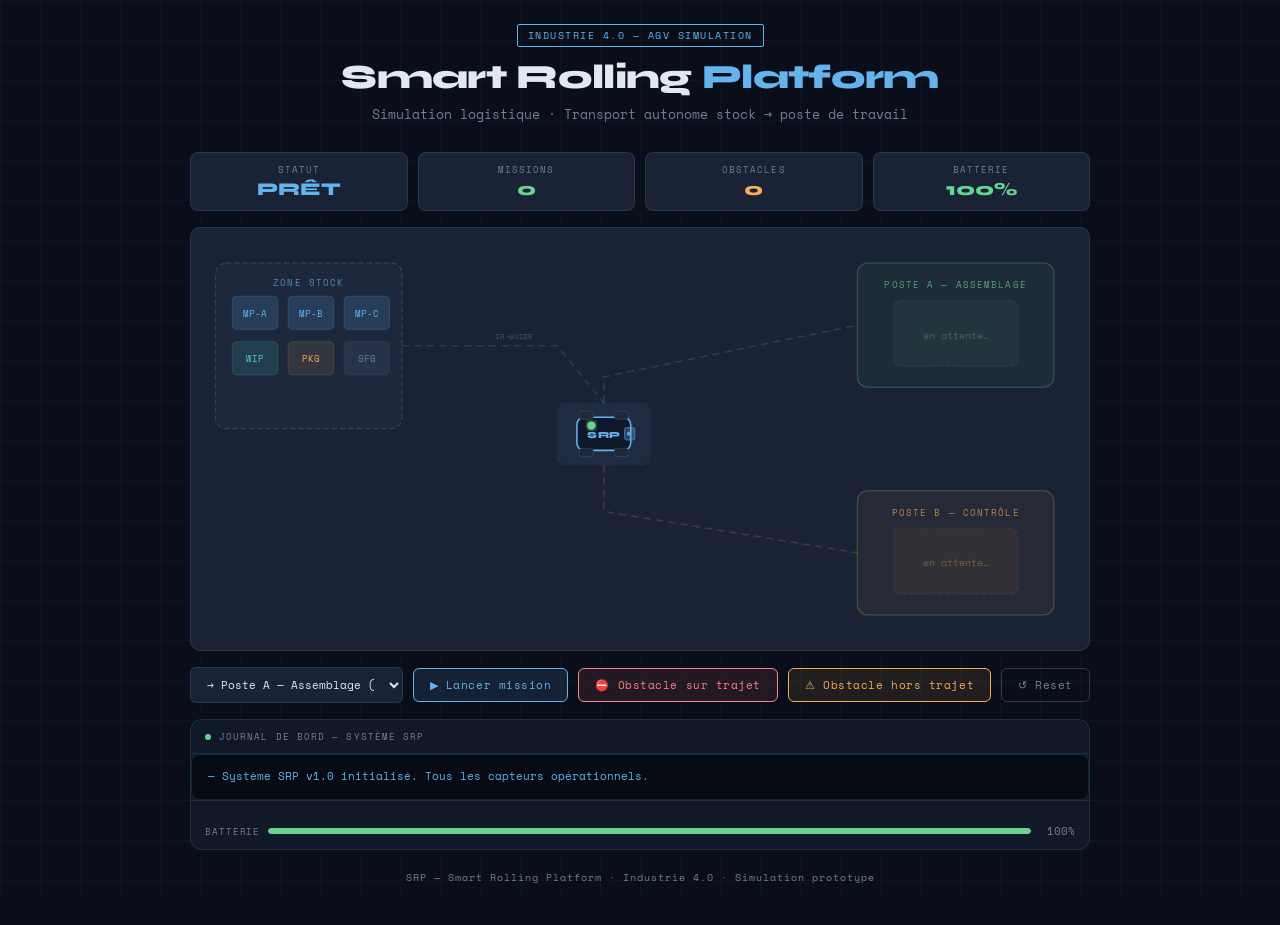
<file: imane-elkssimi-portfolio (15)/interactive/srp-simulation.html>
<!DOCTYPE html>
<html lang="fr">
<head>
<meta charset="UTF-8"/>
<meta name="viewport" content="width=device-width, initial-scale=1.0"/>
<title>Smart Rolling Platform — Simulation Logistique</title>
<link href="https://fonts.googleapis.com/css2?family=Space+Mono:wght@400;700&family=Syne:wght@400;600;800&display=swap" rel="stylesheet"/>
<style>
  :root {
    --bg: #0a0e1a;
    --surface: #111827;
    --surface2: #1a2235;
    --border: rgba(99,179,237,0.15);
    --accent: #63b3ed;
    --accent2: #4fd1c5;
    --warn: #f6ad55;
    --danger: #fc8181;
    --success: #68d391;
    --text: #e2e8f0;
    --muted: #718096;
    --font-mono: 'Space Mono', monospace;
    --font-ui: 'Syne', sans-serif;
  }
  *, *::before, *::after { box-sizing: border-box; margin: 0; padding: 0; }
  body {
    background: var(--bg);
    color: var(--text);
    font-family: var(--font-ui);
    min-height: 100vh;
    display: flex;
    flex-direction: column;
    align-items: center;
    padding: 24px 16px 40px;
  }

  /* Grid background */
  body::before {
    content: '';
    position: fixed; inset: 0;
    background-image:
      linear-gradient(rgba(99,179,237,0.04) 1px, transparent 1px),
      linear-gradient(90deg, rgba(99,179,237,0.04) 1px, transparent 1px);
    background-size: 40px 40px;
    pointer-events: none; z-index: 0;
  }

  .wrapper { position: relative; z-index: 1; width: 100%; max-width: 900px; }

  header { text-align: center; margin-bottom: 28px; }
  header .badge {
    display: inline-block;
    font-family: var(--font-mono);
    font-size: 10px;
    letter-spacing: 0.15em;
    text-transform: uppercase;
    color: var(--accent);
    border: 1px solid var(--accent);
    padding: 3px 10px;
    border-radius: 2px;
    margin-bottom: 12px;
  }
  header h1 {
    font-size: clamp(22px, 4vw, 34px);
    font-weight: 800;
    letter-spacing: -0.02em;
    color: var(--text);
    line-height: 1.1;
  }
  header h1 span { color: var(--accent); }
  header p {
    font-size: 13px;
    color: var(--muted);
    margin-top: 8px;
    font-family: var(--font-mono);
  }

  .card {
    background: var(--surface);
    border: 1px solid var(--border);
    border-radius: 12px;
    padding: 20px;
    margin-bottom: 16px;
  }

  /* Stats bar */
  .stats-bar {
    display: grid;
    grid-template-columns: repeat(4, 1fr);
    gap: 10px;
    margin-bottom: 16px;
  }
  .stat {
    background: var(--surface2);
    border: 1px solid var(--border);
    border-radius: 8px;
    padding: 10px 14px;
    text-align: center;
  }
  .stat-label { font-size: 9px; letter-spacing: 0.12em; text-transform: uppercase; color: var(--muted); font-family: var(--font-mono); }
  .stat-value { font-size: 18px; font-weight: 800; margin-top: 2px; }
  .stat-value.blue { color: var(--accent); }
  .stat-value.green { color: var(--success); }
  .stat-value.amber { color: var(--warn); }
  .stat-value.red { color: var(--danger); }

  /* Scene SVG */
  #scene-wrap {
    background: var(--surface2);
    border: 1px solid var(--border);
    border-radius: 10px;
    padding: 4px;
    margin-bottom: 16px;
    overflow: hidden;
  }
  #scene { display: block; width: 100%; }

  /* Controls */
  .controls {
    display: flex;
    gap: 10px;
    flex-wrap: wrap;
    align-items: center;
    margin-bottom: 16px;
  }
  select {
    font-family: var(--font-mono);
    font-size: 11px;
    padding: 8px 12px;
    background: var(--surface2);
    border: 1px solid var(--border);
    border-radius: 6px;
    color: var(--text);
    cursor: pointer;
    flex: 1;
    min-width: 200px;
  }
  button {
    font-family: var(--font-mono);
    font-size: 11px;
    padding: 8px 16px;
    border-radius: 6px;
    cursor: pointer;
    border: 1px solid;
    letter-spacing: 0.05em;
    transition: all 0.15s;
    white-space: nowrap;
  }
  button:active { transform: scale(0.97); }
  .btn-primary { background: rgba(99,179,237,0.12); border-color: var(--accent); color: var(--accent); }
  .btn-primary:hover { background: rgba(99,179,237,0.22); }
  .btn-primary:disabled { opacity: 0.4; cursor: not-allowed; }
  .btn-danger { background: rgba(252,129,129,0.10); border-color: var(--danger); color: var(--danger); }
  .btn-danger:hover { background: rgba(252,129,129,0.20); }
  .btn-reset { background: transparent; border-color: rgba(113,128,150,0.4); color: var(--muted); }
  .btn-reset:hover { border-color: var(--muted); color: var(--text); }

  /* Log */
  #log-box {
    font-family: var(--font-mono);
    font-size: 11px;
    line-height: 1.8;
    background: #070b14;
    border: 1px solid var(--border);
    border-radius: 8px;
    padding: 12px 16px;
    max-height: 150px;
    overflow-y: auto;
    color: #a0aec0;
  }
  #log-box .log-ok { color: var(--success); }
  #log-box .log-warn { color: var(--warn); }
  #log-box .log-info { color: var(--accent); }
  #log-box .log-err { color: var(--danger); }

  /* Battery bar */
  .bat-wrap { display: flex; align-items: center; gap: 8px; margin-top: 12px; }
  .bat-track { flex: 1; height: 6px; background: var(--surface2); border-radius: 3px; overflow: hidden; }
  #bat-fill { height: 100%; border-radius: 3px; transition: width 0.4s, background 0.4s; }
  .bat-label { font-family: var(--font-mono); font-size: 11px; color: var(--muted); min-width: 36px; text-align: right; }

  footer { text-align: center; margin-top: 20px; font-size: 10px; color: var(--muted); font-family: var(--font-mono); letter-spacing: 0.1em; }

  @keyframes blink { 0%,100%{opacity:1} 50%{opacity:.25} }
  @keyframes moveWheel { to { stroke-dashoffset: -8; } }
  @keyframes scanPulse { 0%,100%{opacity:0.3;r:10} 50%{opacity:0.7;r:16} }
</style>
</head>
<body>
<div class="wrapper">
  <header>
    <div class="badge">Industrie 4.0 — AGV Simulation</div>
    <h1>Smart Rolling <span>Platform</span></h1>
    <p>Simulation logistique · Transport autonome stock → poste de travail</p>
  </header>

  <div class="stats-bar">
    <div class="stat">
      <div class="stat-label">Statut</div>
      <div class="stat-value blue" id="st-statut">PRÊT</div>
    </div>
    <div class="stat">
      <div class="stat-label">Missions</div>
      <div class="stat-value green" id="st-missions">0</div>
    </div>
    <div class="stat">
      <div class="stat-label">Obstacles</div>
      <div class="stat-value amber" id="st-obstacles">0</div>
    </div>
    <div class="stat">
      <div class="stat-label">Batterie</div>
      <div class="stat-value green" id="st-bat">100%</div>
    </div>
  </div>

  <div id="scene-wrap">
    <svg id="scene" viewBox="0 0 860 400">
      <defs>
        <marker id="arr" viewBox="0 0 10 10" refX="8" refY="5" markerWidth="5" markerHeight="5" orient="auto-start-reverse">
          <path d="M2 1L8 5L2 9" fill="none" stroke="context-stroke" stroke-width="1.5" stroke-linecap="round" stroke-linejoin="round"/>
        </marker>
        <filter id="glow">
          <feGaussianBlur stdDeviation="3" result="blur"/>
          <feMerge><feMergeNode in="blur"/><feMergeNode in="SourceGraphic"/></feMerge>
        </filter>
      </defs>

      <!-- Background zones -->
      <!-- Stock zone -->
      <rect x="20" y="30" width="180" height="160" rx="10"
        fill="rgba(99,179,237,0.04)" stroke="rgba(99,179,237,0.25)" stroke-width="1" stroke-dasharray="5 3"/>
      <text x="110" y="52" text-anchor="middle" font-family="'Space Mono',monospace" font-size="9"
        letter-spacing="0.12em" fill="#63b3ed" opacity="0.7">ZONE STOCK</text>

      <!-- Palettes -->
      <rect x="36" y="62" width="44" height="32" rx="4" fill="rgba(99,179,237,0.15)" stroke="rgba(99,179,237,0.4)" stroke-width="0.5"/>
      <text x="58" y="82" text-anchor="middle" font-family="'Space Mono',monospace" font-size="9" fill="#63b3ed">MP-A</text>
      <rect x="90" y="62" width="44" height="32" rx="4" fill="rgba(99,179,237,0.15)" stroke="rgba(99,179,237,0.4)" stroke-width="0.5"/>
      <text x="112" y="82" text-anchor="middle" font-family="'Space Mono',monospace" font-size="9" fill="#63b3ed">MP-B</text>
      <rect x="144" y="62" width="44" height="32" rx="4" fill="rgba(99,179,237,0.15)" stroke="rgba(99,179,237,0.4)" stroke-width="0.5"/>
      <text x="166" y="82" text-anchor="middle" font-family="'Space Mono',monospace" font-size="9" fill="#63b3ed">MP-C</text>
      <rect x="36" y="106" width="44" height="32" rx="4" fill="rgba(79,209,197,0.12)" stroke="rgba(79,209,197,0.35)" stroke-width="0.5"/>
      <text x="58" y="126" text-anchor="middle" font-family="'Space Mono',monospace" font-size="9" fill="#4fd1c5">WIP</text>
      <rect x="90" y="106" width="44" height="32" rx="4" fill="rgba(246,173,85,0.10)" stroke="rgba(246,173,85,0.3)" stroke-width="0.5"/>
      <text x="112" y="126" text-anchor="middle" font-family="'Space Mono',monospace" font-size="9" fill="#f6ad55">PKG</text>
      <rect x="144" y="106" width="44" height="32" rx="4" fill="rgba(113,128,150,0.12)" stroke="rgba(113,128,150,0.3)" stroke-width="0.5"/>
      <text x="166" y="126" text-anchor="middle" font-family="'Space Mono',monospace" font-size="9" fill="#718096">SFG</text>

      <!-- Poste A -->
      <rect x="640" y="30" width="190" height="120" rx="10"
        fill="rgba(104,211,145,0.05)" stroke="rgba(104,211,145,0.3)" stroke-width="1"/>
      <text x="735" y="54" text-anchor="middle" font-family="'Space Mono',monospace" font-size="9" letter-spacing="0.12em" fill="#68d391" opacity="0.7">POSTE A — ASSEMBLAGE</text>
      <rect id="slot-a" x="675" y="66" width="120" height="64" rx="6"
        fill="rgba(104,211,145,0.06)" stroke="rgba(104,211,145,0.2)" stroke-width="0.5" stroke-dasharray="4 3"/>
      <text id="slot-a-label" x="735" y="103" text-anchor="middle" font-family="'Space Mono',monospace" font-size="10" fill="rgba(104,211,145,0.35)">en attente…</text>

      <!-- Poste B -->
      <rect x="640" y="250" width="190" height="120" rx="10"
        fill="rgba(246,173,85,0.05)" stroke="rgba(246,173,85,0.3)" stroke-width="1"/>
      <text x="735" y="274" text-anchor="middle" font-family="'Space Mono',monospace" font-size="9" letter-spacing="0.12em" fill="#f6ad55" opacity="0.7">POSTE B — CONTRÔLE</text>
      <rect id="slot-b" x="675" y="286" width="120" height="64" rx="6"
        fill="rgba(246,173,85,0.06)" stroke="rgba(246,173,85,0.2)" stroke-width="0.5" stroke-dasharray="4 3"/>
      <text id="slot-b-label" x="735" y="323" text-anchor="middle" font-family="'Space Mono',monospace" font-size="10" fill="rgba(246,173,85,0.35)">en attente…</text>

      <!-- Base SRP -->
      <rect x="350" y="165" width="90" height="60" rx="8"
        fill="rgba(99,179,237,0.06)" stroke="rgba(99,179,237,0.2)" stroke-width="0.5" stroke-dasharray="4 3"/>
      <text x="395" y="189" text-anchor="middle" font-family="'Space Mono',monospace" font-size="8" fill="rgba(99,179,237,0.5)">BASE SRP</text>
      <text x="395" y="206" text-anchor="middle" font-family="'Space Mono',monospace" font-size="8" fill="rgba(99,179,237,0.4)">⚡ RECHARGE</text>

      <!-- IR guide paths -->
      <path d="M200 110 L350 110 L395 165" fill="none" stroke="rgba(99,179,237,0.18)" stroke-width="1.5" stroke-dasharray="7 5"/>
      <path d="M395 165 L395 140 L640 90" fill="none" stroke="rgba(104,211,145,0.18)" stroke-width="1.5" stroke-dasharray="7 5"/>
      <path d="M395 225 L395 270 L640 310" fill="none" stroke="rgba(246,173,85,0.18)" stroke-width="1.5" stroke-dasharray="7 5"/>

      <!-- IR path labels -->
      <text x="290" y="103" font-family="'Space Mono',monospace" font-size="7" fill="rgba(99,179,237,0.4)" letter-spacing="0.1em">IR-GUIDE</text>

      <!-- Obstacle ON path (x=565,y=87 → on Poste-A segment ~540,90) -->
      <rect id="obstacle-rect" x="542" y="72" width="46" height="28" rx="4"
        fill="rgba(252,129,129,0.18)" stroke="rgba(252,129,129,0.7)" stroke-width="1" opacity="0"/>
      <text id="obstacle-text" x="565" y="88" text-anchor="middle" font-family="'Space Mono',monospace" font-size="8" fill="#fc8181" opacity="0">⛔ OBS-TRAJET</text>

      <!-- Obstacle OFF path (x=461,y=230 → open floor, not on any route) -->
      <rect id="obstacle2-rect" x="438" y="215" width="46" height="28" rx="4"
        fill="rgba(246,173,85,0.18)" stroke="rgba(246,173,85,0.6)" stroke-width="1" opacity="0"/>
      <text id="obstacle2-text" x="461" y="231" text-anchor="middle" font-family="'Space Mono',monospace" font-size="8" fill="#f6ad55" opacity="0">⚠ OBS-HORS</text>

      <!-- SRP Robot group -->
      <g id="srp">
        <!-- Scan radius (hidden unless moving) -->
        <circle id="scan" cx="0" cy="0" r="10" fill="none" stroke="rgba(99,179,237,0.2)" stroke-width="1" opacity="0"/>
        <!-- Body -->
        <rect x="-26" y="-16" width="52" height="32" rx="7"
          fill="#0f172a" stroke="#63b3ed" stroke-width="1.5"/>
        <!-- Wheels -->
        <rect x="-24" y="-22" width="14" height="8" rx="3" fill="#1e293b" stroke="#475569" stroke-width="0.5"/>
        <rect x="10" y="-22" width="14" height="8" rx="3" fill="#1e293b" stroke="#475569" stroke-width="0.5"/>
        <rect x="-24" y="14" width="14" height="8" rx="3" fill="#1e293b" stroke="#475569" stroke-width="0.5"/>
        <rect x="10" y="14" width="14" height="8" rx="3" fill="#1e293b" stroke="#475569" stroke-width="0.5"/>
        <!-- US sensor -->
        <rect x="20" y="-6" width="10" height="12" rx="2" fill="rgba(99,179,237,0.3)" stroke="#63b3ed" stroke-width="0.5"/>
        <circle cx="24" cy="0" r="2" fill="#63b3ed" opacity="0.8"/>
        <!-- Cargo area -->
        <rect id="cargo-rect" x="-16" y="-10" width="32" height="20" rx="3"
          fill="rgba(99,179,237,0.25)" stroke="rgba(99,179,237,0.6)" stroke-width="0.5" opacity="0"/>
        <text id="cargo-text" x="0" y="4" text-anchor="middle" font-family="'Space Mono',monospace" font-size="8" fill="#63b3ed" opacity="0">MP-A</text>
        <!-- SRP label -->
        <text id="srp-label" x="0" y="4" text-anchor="middle" font-family="'Syne',sans-serif" font-size="9" font-weight="800" fill="#63b3ed" letter-spacing="0.05em">SRP</text>
        <!-- Status LED -->
        <circle id="led" cx="-12" cy="-8" r="4" fill="#68d391" filter="url(#glow)"/>
      </g>
    </svg>
  </div>

  <div class="controls">
    <select id="dest">
      <option value="A">→ Poste A — Assemblage (MP-A)</option>
      <option value="B">→ Poste B — Contrôle qualité (WIP)</option>
    </select>
    <button class="btn-primary" id="btn-start" onclick="startMission()">▶ Lancer mission</button>
    <button class="btn-danger" onclick="triggerObstacle(false)">⛔ Obstacle sur trajet</button>
    <button style="font-family:var(--font-mono);font-size:11px;padding:8px 16px;border-radius:6px;cursor:pointer;border:1px solid var(--warn);background:rgba(246,173,85,0.10);color:var(--warn);letter-spacing:0.05em;white-space:nowrap" onclick="triggerObstacle(true)">⚠ Obstacle hors trajet</button>
    <button class="btn-reset" onclick="resetSim()">↺ Reset</button>
  </div>

  <div class="card" style="padding:0;overflow:hidden">
    <div style="display:flex;align-items:center;gap:8px;padding:10px 14px;border-bottom:1px solid var(--border)">
      <div style="width:6px;height:6px;border-radius:50%;background:#68d391;animation:blink 1.5s infinite"></div>
      <span style="font-family:var(--font-mono);font-size:9px;letter-spacing:0.12em;color:var(--muted)">JOURNAL DE BORD — SYSTÈME SRP</span>
    </div>
    <div id="log-box">
      <span class="log-info">— Système SRP v1.0 initialisé. Tous les capteurs opérationnels.</span>
    </div>
    <div style="padding:10px 14px;border-top:1px solid var(--border)">
      <div class="bat-wrap">
        <span style="font-family:var(--font-mono);font-size:9px;color:var(--muted);letter-spacing:0.1em">BATTERIE</span>
        <div class="bat-track"><div id="bat-fill" style="width:100%;background:#68d391"></div></div>
        <span class="bat-label" id="bat-pct">100%</span>
      </div>
    </div>
  </div>

  <footer>SRP — Smart Rolling Platform · Industrie 4.0 · Simulation prototype</footer>
</div>

<script>
const srp = document.getElementById('srp');
const led = document.getElementById('led');
const scan = document.getElementById('scan');
const cargoRect = document.getElementById('cargo-rect');
const cargoText = document.getElementById('cargo-text');
const srpLabel = document.getElementById('srp-label');
const logBox = document.getElementById('log-box');
const obstacleRect = document.getElementById('obstacle-rect');
const obstacleTextEl = document.getElementById('obstacle-text');

let running = false, animFrame = null;
let battery = 100, missionCount = 0, obstacleCount = 0;

// Obstacle: fixed position on SVG (on the Poste-A path segment ~540,90)
const OBSTACLE = { x: 565, y: 87, active: false };
const US_RANGE = 70;      // sensor detection range (SVG units)
const PATH_MARGIN = 22;   // max distance from segment line = "on the path"

let robotX = 395, robotY = 195;
// Current segment the robot is travelling (set before each animateTo call)
let segX1=395,segY1=195, segX2=395,segY2=195;

const waypoints = {
  A: [
    {x:395,y:195, s:'BASE → STOCK',        led:'#63b3ed', dur:700},
    {x:280,y:110, s:'EN ROUTE → STOCK',    led:'#f6ad55', dur:800, scan:true},
    {x:140,y:90,  s:'CHARGEMENT MP-A',     led:'#63b3ed', dur:700, load:true, cargo:'MP-A'},
    {x:280,y:110, s:'TRANSPORT → POSTE A', led:'#f6ad55', dur:800, scan:true},
    {x:395,y:110, s:'TRANSIT CENTRAL',     led:'#f6ad55', dur:700},
    {x:540,y:90,  s:'APPROCHE POSTE A',    led:'#f6ad55', dur:700},
    {x:670,y:90,  s:'LIVRAISON POSTE A',   led:'#68d391', dur:600, deliver:'A'},
    {x:540,y:160, s:'RETOUR BASE',         led:'#f6ad55', dur:700},
    {x:395,y:195, s:'BASE — TERMINÉE',     led:'#68d391', dur:600}
  ],
  B: [
    {x:395,y:195, s:'BASE → STOCK',        led:'#63b3ed', dur:700},
    {x:280,y:140, s:'EN ROUTE → STOCK',    led:'#f6ad55', dur:800, scan:true},
    {x:140,y:120, s:'CHARGEMENT WIP',      led:'#63b3ed', dur:700, load:true, cargo:'WIP'},
    {x:280,y:200, s:'TRANSPORT → POSTE B', led:'#f6ad55', dur:800, scan:true},
    {x:395,y:270, s:'TRANSIT CENTRAL',     led:'#f6ad55', dur:700},
    {x:540,y:305, s:'APPROCHE POSTE B',    led:'#f6ad55', dur:700},
    {x:670,y:310, s:'LIVRAISON POSTE B',   led:'#68d391', dur:600, deliver:'B'},
    {x:540,y:230, s:'RETOUR BASE',         led:'#f6ad55', dur:700},
    {x:395,y:195, s:'BASE — TERMINÉE',     led:'#68d391', dur:600}
  ]
};

function setPos(x, y) {
  robotX = x; robotY = y;
  srp.setAttribute('transform', `translate(${x},${y})`);
}

function dist(ax,ay,bx,by) {
  return Math.sqrt((ax-bx)**2+(ay-by)**2);
}

// Distance from point P to segment AB (clamped projection)
function distPointToSegment(px,py, ax,ay, bx,by) {
  const dx=bx-ax, dy=by-ay;
  const lenSq = dx*dx+dy*dy;
  if (lenSq===0) return dist(px,py,ax,ay);
  const t = Math.max(0, Math.min(1, ((px-ax)*dx+(py-ay)*dy)/lenSq));
  return dist(px,py, ax+t*dx, ay+t*dy);
}

// Is obstacle within US_RANGE of robot AND lies on current segment (within PATH_MARGIN)?
function obstacleOnCurrentPath() {
  if (!OBSTACLE.active) return false;
  const dToRobot = dist(robotX, robotY, OBSTACLE.x, OBSTACLE.y);
  if (dToRobot > US_RANGE) return false; // outside sensor range → not detected at all yet
  // Obstacle is within sensor range — now check if it sits on the current segment
  const dToSeg = distPointToSegment(OBSTACLE.x, OBSTACLE.y, segX1,segY1, segX2,segY2);
  return dToSeg <= PATH_MARGIN;
}

// Obstacle is detected by sensor but NOT on path
function obstacleDetectedOffPath() {
  if (!OBSTACLE.active) return false;
  const dToRobot = dist(robotX, robotY, OBSTACLE.x, OBSTACLE.y);
  if (dToRobot > US_RANGE) return false;
  const dToSeg = distPointToSegment(OBSTACLE.x, OBSTACLE.y, segX1,segY1, segX2,segY2);
  return dToSeg > PATH_MARGIN;
}

function log(msg, type='') {
  const t = new Date().toLocaleTimeString('fr-FR');
  const span = document.createElement('span');
  span.className = type ? `log-${type}` : '';
  span.textContent = `\n[${t}] ${msg}`;
  logBox.appendChild(span);
  logBox.scrollTop = logBox.scrollHeight;
}

function setBattery(v) {
  battery = Math.max(0, v);
  const pct = Math.round(battery);
  document.getElementById('bat-fill').style.width = pct+'%';
  document.getElementById('bat-fill').style.background =
    pct>50?'#68d391':pct>20?'#f6ad55':'#fc8181';
  document.getElementById('bat-pct').textContent = pct+'%';
  document.getElementById('st-bat').textContent = pct+'%';
  document.getElementById('st-bat').className = `stat-value ${pct>50?'green':pct>20?'amber':'red'}`;
}

function updateStats(status) {
  document.getElementById('st-statut').textContent = status;
  document.getElementById('st-missions').textContent = missionCount;
  document.getElementById('st-obstacles').textContent = obstacleCount;
}

function sleep(ms) { return new Promise(r=>setTimeout(r,ms)); }

// Core animation — checks obstacle type every frame
function animateTo(x1,y1,x2,y2,dur,wpLed) {
  segX1=x1; segY1=y1; segX2=x2; segY2=y2; // expose current segment globally
  return new Promise(res => {
    let elapsed=0, lastTime=null;
    let blockLogged=false, offPathLogged=false;

    function step(now) {
      if (lastTime===null) lastTime=now;
      const delta = now-lastTime;
      lastTime=now;

      // --- CAS 1 : obstacle SUR le chemin → arrêt complet ---
      if (obstacleOnCurrentPath()) {
        if (!blockLogged) {
          blockLogged=true;
          led.setAttribute('fill','#fc8181');
          updateStats('ARRÊT SÉCURITÉ');
          log('⛔ Obstacle sur le trajet — arrêt sécurité activé', 'err');
        }
        animFrame=requestAnimationFrame(step);
        return; // freeze, don't advance
      }

      // Resumed after on-path obstacle cleared
      if (blockLogged) {
        blockLogged=false;
        led.setAttribute('fill', wpLed);
        log('✓ Trajet dégagé — reprise automatique de la mission', 'ok');
      }

      // --- CAS 2 : obstacle HORS chemin → détection seule, on continue ---
      if (obstacleDetectedOffPath()) {
        if (!offPathLogged) {
          offPathLogged=true;
          log('⚠ Obstacle détecté (hors trajet) — robot continue sa mission', 'warn');
        }
      } else {
        offPathLogged=false;
      }

      // Normal movement
      elapsed = Math.min(elapsed+delta, dur);
      const t = elapsed/dur;
      const ease = t<0.5?2*t*t:-1+(4-2*t)*t;
      setPos(x1+(x2-x1)*ease, y1+(y2-y1)*ease);

      if (elapsed<dur) animFrame=requestAnimationFrame(step);
      else res();
    }
    animFrame=requestAnimationFrame(step);
  });
}

// OFF-PATH obstacle fixed position (open floor, never on any route)
const OBSTACLE2 = { x: 461, y: 229 };

function triggerObstacle(offPath) {
  if (!running || OBSTACLE.active) return;
  obstacleCount++;
  document.getElementById('st-obstacles').textContent = obstacleCount;

  if (!offPath) {
    // ON-PATH obstacle: place at 565,87 (on Poste-A segment 540,90→670,90)
    OBSTACLE.x = 565; OBSTACLE.y = 87;
    OBSTACLE.active = true;
    obstacleRect.setAttribute('opacity','1');
    obstacleTextEl.setAttribute('opacity','1');
    const dToSeg = distPointToSegment(OBSTACLE.x,OBSTACLE.y, segX1,segY1, segX2,segY2);
    const dToRobot = Math.round(dist(robotX,robotY,OBSTACLE.x,OBSTACLE.y));
    if (dToRobot > US_RANGE) {
      log(`📡 Obstacle sur trajet placé — hors portée capteur (${dToRobot}px). Arrêt dès approche.`,'warn');
    } else {
      log(`⛔ Obstacle sur le trajet détecté (dist: ${dToRobot}px) — arrêt immédiat`,'err');
    }
    setTimeout(()=>{
      OBSTACLE.active=false;
      obstacleRect.setAttribute('opacity','0');
      obstacleTextEl.setAttribute('opacity','0');
    }, 4500);
  } else {
    // OFF-PATH obstacle: place at 461,229 (middle of open floor)
    OBSTACLE.x = OBSTACLE2.x; OBSTACLE.y = OBSTACLE2.y;
    OBSTACLE.active = true;
    document.getElementById('obstacle2-rect').setAttribute('opacity','1');
    document.getElementById('obstacle2-text').setAttribute('opacity','1');
    log(`⚠ Obstacle hors trajet détecté — le robot continue sa mission normalement`,'warn');
    setTimeout(()=>{
      OBSTACLE.active=false;
      document.getElementById('obstacle2-rect').setAttribute('opacity','0');
      document.getElementById('obstacle2-text').setAttribute('opacity','0');
    }, 4500);
  }
}

async function startMission() {
  if (running) return;
  running = true;
  document.getElementById('btn-start').disabled = true;
  const dest = document.getElementById('dest').value;
  const wps = waypoints[dest];
  const cargoName = dest === 'A' ? 'MP-A' : 'WIP';
  missionCount++;
  updateStats('ACTIF');
  log(`▶ Mission #${missionCount} — destination Poste ${dest} · charge : ${cargoName}`, 'info');

  let cx=395, cy=195;

  for (let i=0; i<wps.length; i++) {
    const wp = wps[i];
    led.setAttribute('fill', wp.led);
    if (wp.scan) { scan.setAttribute('opacity','1'); } else { scan.setAttribute('opacity','0'); }

    await animateTo(cx, cy, wp.x, wp.y, wp.dur, wp.led);
    cx=wp.x; cy=wp.y;
    setBattery(battery - 0.18);
    updateStats(wp.s);

    if (wp.load) {
      cargoText.textContent = cargoName;
      cargoRect.setAttribute('opacity','1');
      cargoText.setAttribute('opacity','1');
      srpLabel.setAttribute('opacity','0');
      log(`📦 Chargement : ${cargoName} embarqué sur le SRP`, 'info');
      await sleep(400);
    }
    if (wp.deliver) {
      cargoRect.setAttribute('opacity','0');
      cargoText.setAttribute('opacity','0');
      srpLabel.setAttribute('opacity','1');
      scan.setAttribute('opacity','0');
      if (wp.deliver==='A') {
        document.getElementById('slot-a').setAttribute('fill','rgba(104,211,145,0.15)');
        document.getElementById('slot-a').setAttribute('stroke-dasharray','none');
        document.getElementById('slot-a-label').textContent = cargoName;
        document.getElementById('slot-a-label').setAttribute('fill','#68d391');
      } else {
        document.getElementById('slot-b').setAttribute('fill','rgba(246,173,85,0.15)');
        document.getElementById('slot-b').setAttribute('stroke-dasharray','none');
        document.getElementById('slot-b-label').textContent = cargoName;
        document.getElementById('slot-b-label').setAttribute('fill','#f6ad55');
      }
      log(`✅ Livraison confirmée → Poste ${wp.deliver}`, 'ok');
      await sleep(350);
    }
    await sleep(80);
  }

  scan.setAttribute('opacity','0');
  log(`🔋 Batterie : ${Math.round(battery)}% · Mission #${missionCount} terminée avec succès`, 'ok');
  updateStats('PRÊT');
  running = false;
  document.getElementById('btn-start').disabled = false;
}

function resetSim() {
  if (animFrame) cancelAnimationFrame(animFrame);
  running = false;
  OBSTACLE.active = false;
  setBattery(100); missionCount = 0; obstacleCount = 0;
  setPos(395, 195);
  led.setAttribute('fill','#68d391');
  scan.setAttribute('opacity','0');
  cargoRect.setAttribute('opacity','0');
  cargoText.setAttribute('opacity','0');
  srpLabel.setAttribute('opacity','1');
  obstacleRect.setAttribute('opacity','0');
  obstacleTextEl.setAttribute('opacity','0');
  document.getElementById('obstacle2-rect').setAttribute('opacity','0');
  document.getElementById('obstacle2-text').setAttribute('opacity','0');
  document.getElementById('slot-a').setAttribute('fill','rgba(104,211,145,0.06)');
  document.getElementById('slot-a').setAttribute('stroke-dasharray','4 3');
  document.getElementById('slot-a-label').textContent = 'en attente…';
  document.getElementById('slot-a-label').setAttribute('fill','rgba(104,211,145,0.35)');
  document.getElementById('slot-b').setAttribute('fill','rgba(246,173,85,0.06)');
  document.getElementById('slot-b').setAttribute('stroke-dasharray','4 3');
  document.getElementById('slot-b-label').textContent = 'en attente…';
  document.getElementById('slot-b-label').setAttribute('fill','rgba(246,173,85,0.35)');
  document.getElementById('btn-start').disabled = false;
  logBox.innerHTML = '<span class="log-info">— Système SRP réinitialisé. Prêt pour nouvelle mission.</span>';
  updateStats('PRÊT');
}

setPos(395, 195);
</script>
</body>
</html>
</file>
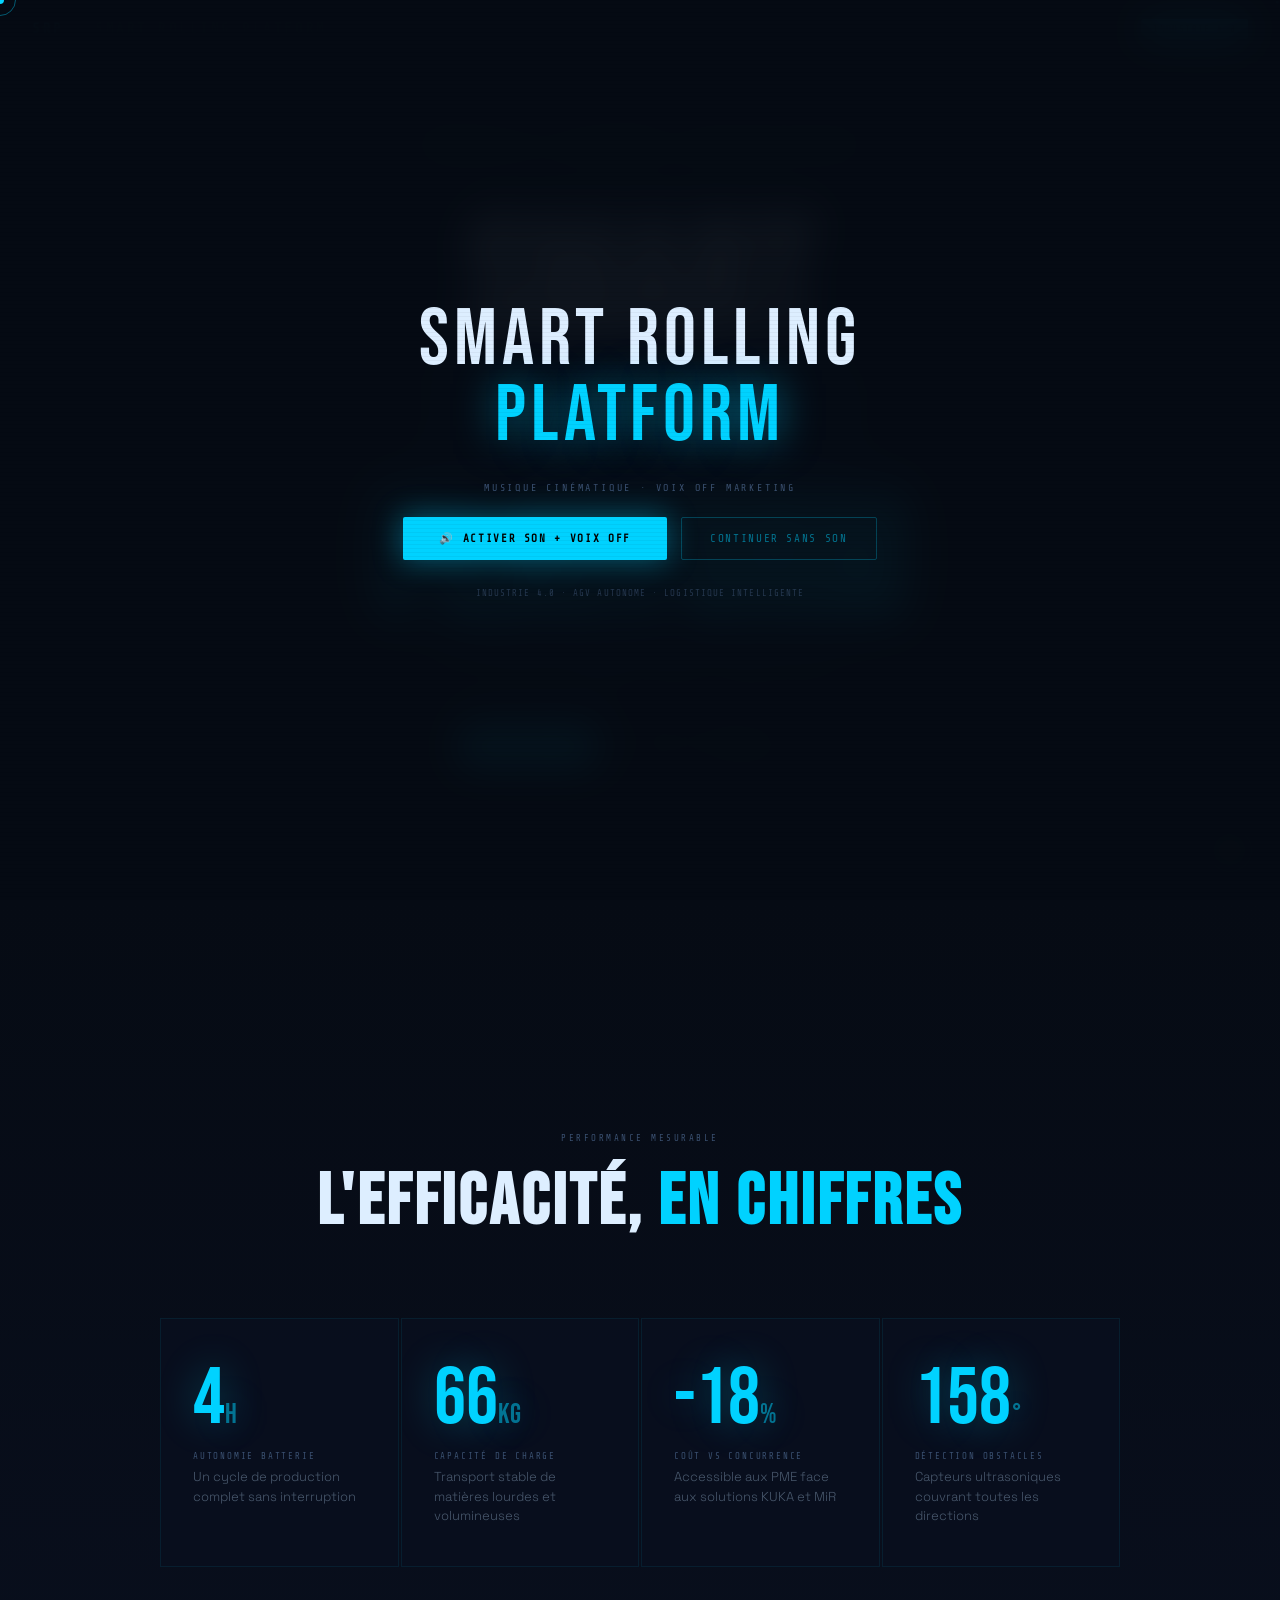
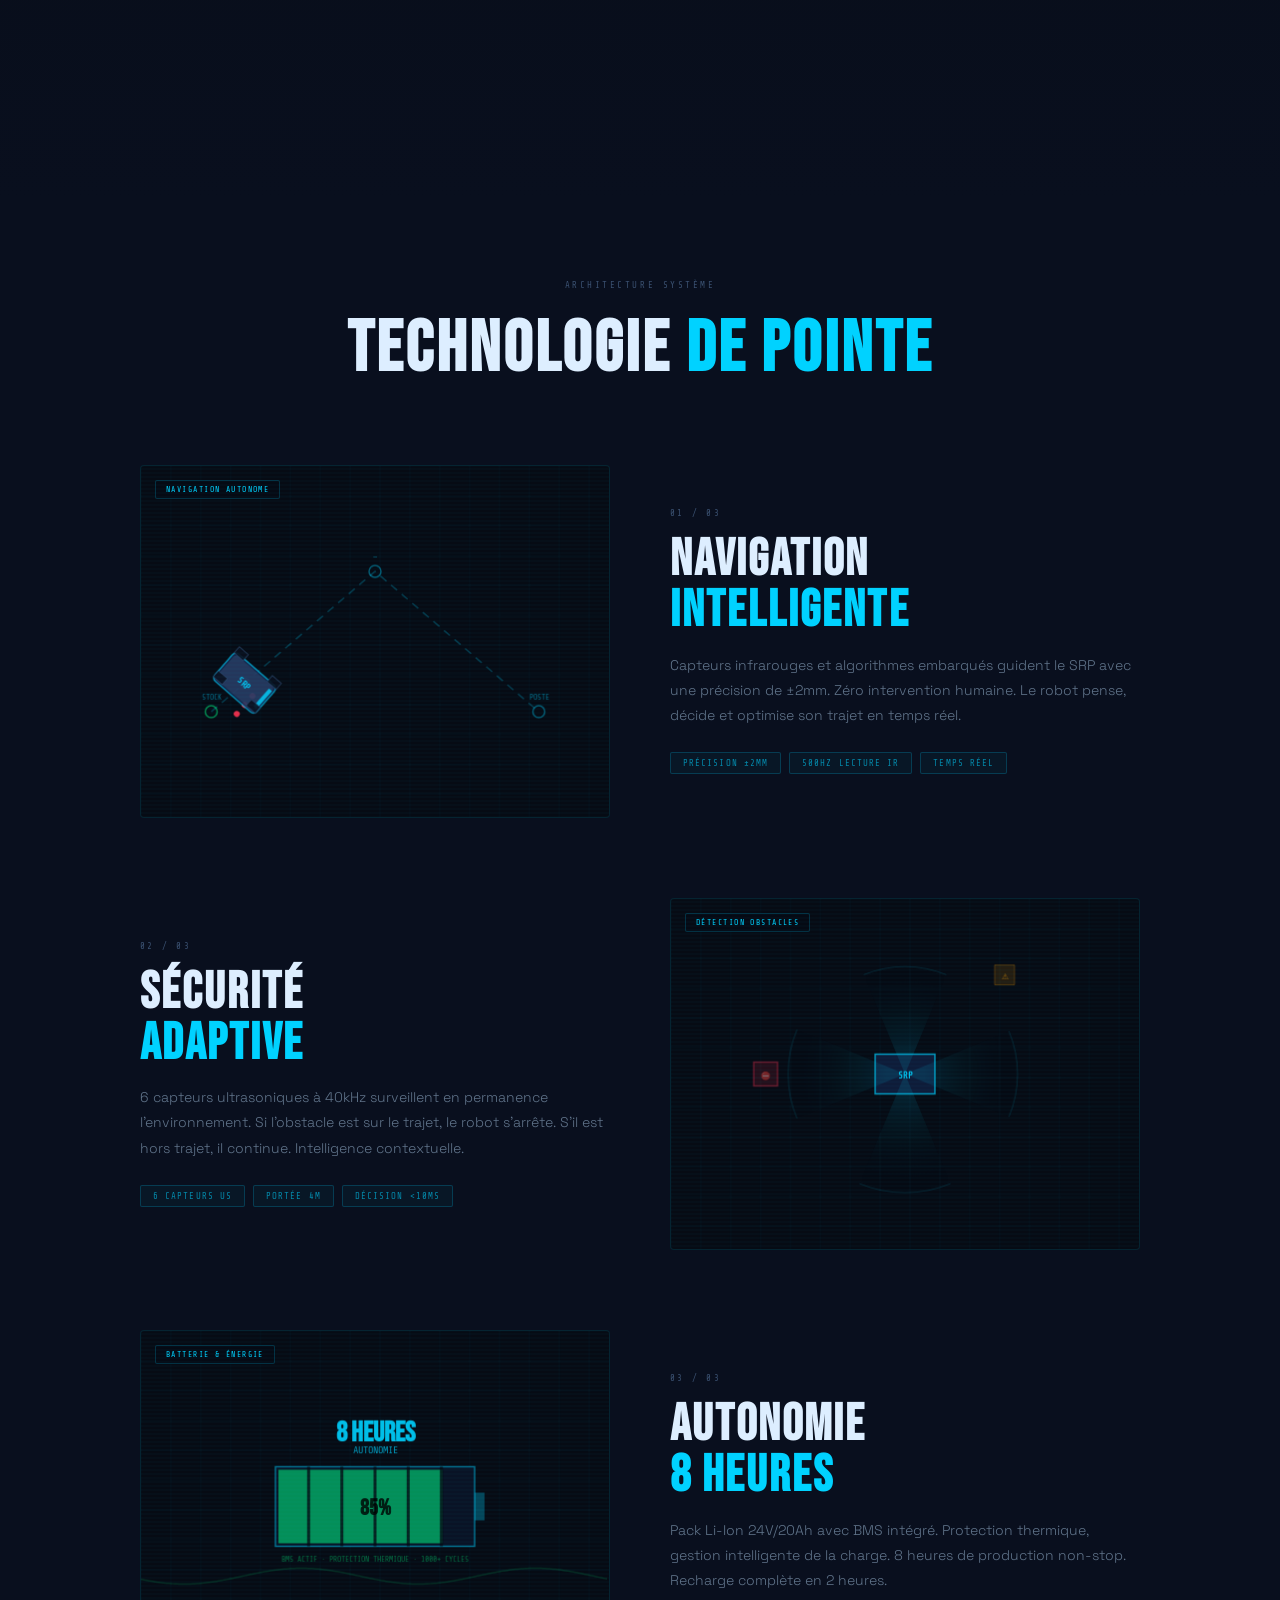
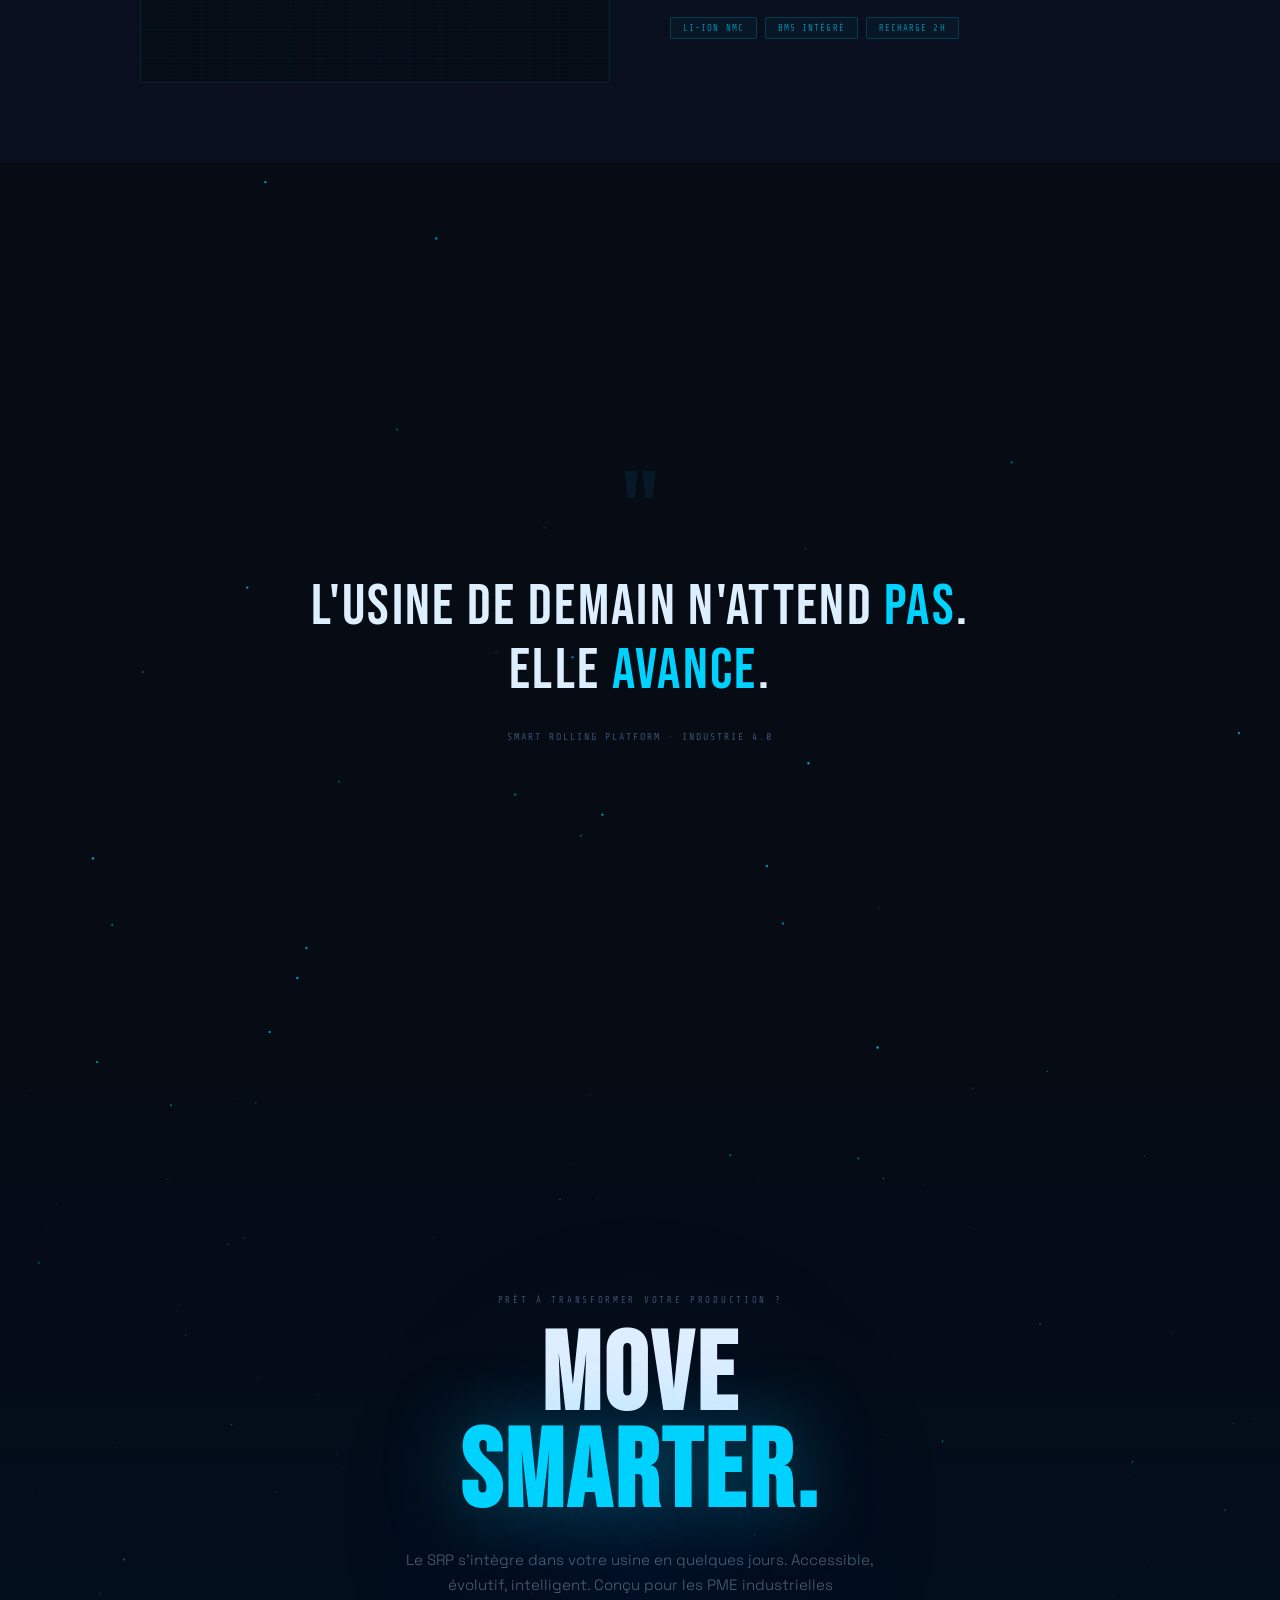
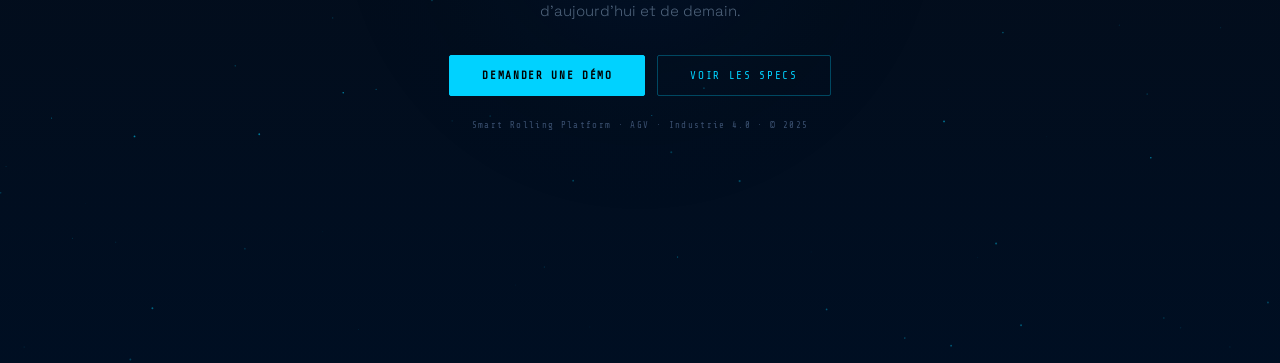
<file: imane-elkssimi-portfolio (15)/interactive/srp-spot-premium.html>
<!DOCTYPE html>
<html lang="fr">
<head>
<meta charset="UTF-8"/>
<meta name="viewport" content="width=device-width,initial-scale=1.0"/>
<title>SRP — Smart Rolling Platform</title>
<link href="https://fonts.googleapis.com/css2?family=Bebas+Neue&family=Space+Grotesk:wght@300;400;500;700&family=Share+Tech+Mono&display=swap" rel="stylesheet"/>
<style>
/* ═══════════════════════════════════════════
   ROOT — same dark navy theme as simulation
═══════════════════════════════════════════ */
:root{
  --bg:      #060b14;
  --surface: #090f1e;
  --cyan:    #00d2ff;
  --cyan2:   #00fff7;
  --blue:    #1a5fff;
  --gold:    #ffd166;
  --green:   #00ff88;
  --text:    #ddeeff;
  --muted:   #3a5070;
  --mono:    'Share Tech Mono',monospace;
  --display: 'Bebas Neue',sans-serif;
  --body:    'Space Grotesk',sans-serif;
}
*,*::before,*::after{box-sizing:border-box;margin:0;padding:0}
html{scroll-behavior:smooth;scroll-snap-type:y mandatory}
body{
  background:var(--bg);color:var(--text);
  font-family:var(--body);
  overflow-x:hidden;cursor:none;
}

/* ─── CURSOR ─── */
#cur{position:fixed;width:8px;height:8px;background:var(--cyan);border-radius:50%;
  pointer-events:none;z-index:9999;transform:translate(-50%,-50%);
  transition:transform .1s,width .3s,height .3s;mix-blend-mode:screen}
#cur2{position:fixed;width:32px;height:32px;border:1px solid rgba(0,210,255,.4);border-radius:50%;
  pointer-events:none;z-index:9998;transform:translate(-50%,-50%);transition:left .1s,top .1s}

/* ─── SCANLINE TEXTURE ─── */
body::before{content:'';position:fixed;inset:0;
  background:repeating-linear-gradient(0deg,transparent,transparent 3px,rgba(0,0,0,.04) 3px,rgba(0,0,0,.04) 4px);
  pointer-events:none;z-index:8000}

/* ─── GRID BACKGROUND (matches simulation) ─── */
body::after{content:'';position:fixed;inset:0;
  background-image:linear-gradient(rgba(0,210,255,.025) 1px,transparent 1px),
    linear-gradient(90deg,rgba(0,210,255,.025) 1px,transparent 1px);
  background-size:48px 48px;pointer-events:none;z-index:0}

/* ════════════════════════════════════════
   SECTION DEFAULTS
════════════════════════════════════════ */
section{
  position:relative;min-height:100vh;
  display:flex;flex-direction:column;align-items:center;justify-content:center;
  scroll-snap-align:start;z-index:1;overflow:hidden;padding:60px 24px;
}

/* ════════════════════════════════════════
   §1 — HERO / COLD OPEN
════════════════════════════════════════ */
#s1{background:var(--bg);padding:0}
#s1-canvas{position:absolute;inset:0;z-index:0}

/* Glowing orb */
.orb{position:absolute;border-radius:50%;pointer-events:none}
.orb1{width:700px;height:700px;
  background:radial-gradient(circle,rgba(0,80,200,.18) 0%,transparent 65%);
  top:50%;left:50%;transform:translate(-50%,-50%);animation:orbPulse 5s ease-in-out infinite}
@keyframes orbPulse{0%,100%{transform:translate(-50%,-50%) scale(1)}50%{transform:translate(-50%,-50%) scale(1.08)}}

.hero-wrap{
  position:relative;z-index:2;text-align:center;
  display:flex;flex-direction:column;align-items:center;gap:0;
}

/* Mono badge */
.badge{
  font-family:var(--mono);font-size:10px;letter-spacing:.22em;text-transform:uppercase;
  color:var(--cyan);border:1px solid rgba(0,210,255,.25);
  padding:5px 14px;border-radius:2px;background:rgba(0,210,255,.05);
  margin-bottom:32px;
  display:flex;align-items:center;gap:8px;
  opacity:0;animation:fadeUp .8s .3s forwards;
}
.badge::before{content:'';width:5px;height:5px;border-radius:50%;background:var(--cyan);animation:blink 1.5s infinite}
@keyframes blink{0%,100%{opacity:1}50%{opacity:.1}}

/* Hero title — massive impact */
.hero-kicker{
  font-family:var(--mono);font-size:11px;letter-spacing:.35em;
  text-transform:uppercase;color:var(--muted);margin-bottom:16px;
  opacity:0;animation:fadeUp .8s .5s forwards;
}
.hero-title{
  font-family:var(--display);
  font-size:clamp(72px,13vw,160px);
  line-height:.88;letter-spacing:.02em;
  opacity:0;animation:fadeUp 1s .6s forwards;
}
.hero-title .t1{color:var(--text);display:block}
.hero-title .t2{
  color:transparent;
  -webkit-text-stroke:1px var(--cyan);
  display:block;
  animation:glitch 8s 2s infinite;
}
@keyframes glitch{
  0%,94%,100%{-webkit-text-stroke-color:var(--cyan);transform:none;filter:none}
  95%{transform:translateX(-3px);filter:drop-shadow(4px 0 0 #ff00aa)}
  96%{transform:translateX(3px);filter:drop-shadow(-4px 0 0 var(--cyan))}
  97%{transform:none}
}
.hero-title .t3{color:var(--cyan);display:block;text-shadow:0 0 60px rgba(0,210,255,.5)}

/* Slogan */
.hero-slogan{
  font-family:var(--mono);font-size:clamp(11px,1.5vw,14px);
  letter-spacing:.12em;color:rgba(0,210,255,.55);
  margin-top:28px;
  opacity:0;animation:fadeUp .8s .9s forwards;
}

/* CTA */
.hero-cta{
  margin-top:44px;display:flex;gap:14px;flex-wrap:wrap;justify-content:center;
  opacity:0;animation:fadeUp .8s 1.1s forwards;
}
.btn-cta{
  font-family:var(--mono);font-size:11px;letter-spacing:.15em;text-transform:uppercase;
  padding:13px 32px;border-radius:2px;cursor:pointer;border:1px solid;
  text-decoration:none;transition:all .25s;
}
.btn-primary{background:var(--cyan);border-color:var(--cyan);color:#000;font-weight:700}
.btn-primary:hover{background:var(--cyan2);box-shadow:0 0 40px rgba(0,210,255,.5);transform:translateY(-2px)}
.btn-ghost{background:transparent;border-color:rgba(0,210,255,.3);color:var(--cyan)}
.btn-ghost:hover{border-color:var(--cyan);background:rgba(0,210,255,.06);transform:translateY(-2px)}

/* Scroll indicator */
.scroll-ind{
  position:absolute;bottom:36px;left:50%;transform:translateX(-50%);
  display:flex;flex-direction:column;align-items:center;gap:10px;
  font-family:var(--mono);font-size:8px;letter-spacing:.2em;color:var(--muted);
  animation:fadeIn 1s 1.8s both;
}
.scroll-line{width:1px;height:52px;
  background:linear-gradient(to bottom,var(--cyan),transparent);
  animation:scrollDrop 2.5s ease-in-out 1.8s infinite}
@keyframes scrollDrop{
  0%{transform:scaleY(0);transform-origin:top;opacity:1}
  50%{transform:scaleY(1);transform-origin:top;opacity:1}
  51%{transform:scaleY(1);transform-origin:bottom;opacity:1}
  100%{transform:scaleY(0);transform-origin:bottom;opacity:0}
}

/* ════════════════════════════════════════
   §2 — NUMBERS IMPACT
════════════════════════════════════════ */
#s2{
  background:linear-gradient(180deg,var(--bg),var(--surface));
  padding:80px 24px;
}
.section-eyebrow{
  font-family:var(--mono);font-size:9px;letter-spacing:.28em;text-transform:uppercase;
  color:var(--muted);margin-bottom:16px;text-align:center;
}
.section-headline{
  font-family:var(--display);font-size:clamp(36px,6vw,72px);
  letter-spacing:.04em;text-align:center;color:var(--text);margin-bottom:72px;
}
.section-headline span{color:var(--cyan)}

.numbers-grid{
  display:grid;grid-template-columns:repeat(auto-fit,minmax(220px,1fr));
  gap:2px;max-width:960px;width:100%;
}
.num-card{
  padding:40px 32px;
  background:rgba(9,15,30,.8);
  border:1px solid rgba(0,210,255,.08);
  position:relative;overflow:hidden;
  transition:border-color .3s;
  opacity:0;transform:translateY(30px);
}
.num-card.visible{animation:cardIn .7s forwards}
@keyframes cardIn{to{opacity:1;transform:none}}
.num-card:hover{border-color:rgba(0,210,255,.3)}
.num-card::before{
  content:'';position:absolute;top:0;left:0;right:0;height:1px;
  background:linear-gradient(90deg,transparent,var(--cyan),transparent);
  opacity:0;transition:opacity .3s;
}
.num-card:hover::before{opacity:1}
.num-value{
  font-family:var(--display);font-size:clamp(52px,8vw,80px);
  line-height:1;color:var(--cyan);
  text-shadow:0 0 40px rgba(0,210,255,.3);
}
.num-unit{font-family:var(--display);font-size:28px;color:rgba(0,210,255,.5)}
.num-label{font-family:var(--mono);font-size:9px;letter-spacing:.2em;text-transform:uppercase;
  color:var(--muted);margin-top:12px}
.num-desc{font-size:13px;font-weight:300;color:rgba(170,200,230,.4);
  margin-top:6px;line-height:1.5}

/* ════════════════════════════════════════
   §3 — FEATURE SHOWCASE (cinematic split)
════════════════════════════════════════ */
#s3{background:var(--surface);padding:80px 24px}
.features-wrap{max-width:1000px;width:100%;display:flex;flex-direction:column;gap:80px}
.feature-row{
  display:grid;grid-template-columns:1fr 1fr;gap:60px;align-items:center;
}
.feature-row.rev{direction:rtl}
.feature-row.rev > *{direction:ltr}
@media(max-width:700px){.feature-row,.feature-row.rev{grid-template-columns:1fr}}

.feat-visual{
  aspect-ratio:4/3;border-radius:4px;
  border:1px solid rgba(0,210,255,.12);
  position:relative;overflow:hidden;
  background:var(--bg);
}
.feat-visual canvas{width:100%;height:100%;display:block}
.feat-visual .vbadge{
  position:absolute;top:14px;left:14px;
  font-family:var(--mono);font-size:8px;letter-spacing:.18em;text-transform:uppercase;
  color:var(--cyan);background:rgba(6,11,20,.8);border:1px solid rgba(0,210,255,.2);
  padding:4px 10px;border-radius:2px;
}
/* scan line animation over feature visuals */
.feat-visual::after{
  content:'';position:absolute;inset:0;
  background:linear-gradient(180deg,transparent 50%,rgba(0,210,255,.02) 50%);
  background-size:100% 4px;pointer-events:none;animation:scanMove 12s linear infinite
}
@keyframes scanMove{from{background-position:0 0}to{background-position:0 100%}}

.feat-text{display:flex;flex-direction:column;gap:16px}
.feat-num{font-family:var(--mono);font-size:9px;letter-spacing:.25em;color:var(--muted)}
.feat-title{font-family:var(--display);font-size:clamp(32px,4vw,52px);letter-spacing:.04em;line-height:1}
.feat-title span{color:var(--cyan)}
.feat-desc{font-size:14px;font-weight:300;color:rgba(170,200,230,.55);line-height:1.8}
.feat-spec{
  display:flex;flex-wrap:wrap;gap:8px;margin-top:8px;
}
.tag{
  font-family:var(--mono);font-size:9px;letter-spacing:.12em;text-transform:uppercase;
  padding:5px 12px;border:1px solid rgba(0,210,255,.2);border-radius:2px;color:rgba(0,210,255,.6);
  background:rgba(0,210,255,.04);
}

/* ════════════════════════════════════════
   §4 — FULL BLEED QUOTE / MOMENT
════════════════════════════════════════ */
#s4{
  background:var(--bg);
  padding:60px 24px;
  text-align:center;
}
#s4 canvas{position:absolute;inset:0;z-index:0}
.quote-wrap{position:relative;z-index:2;max-width:800px}
.quote-mark{
  font-family:var(--display);font-size:120px;line-height:.6;
  color:rgba(0,210,255,.08);margin-bottom:20px;
}
.quote-text{
  font-family:var(--display);font-size:clamp(28px,5vw,58px);
  letter-spacing:.04em;line-height:1.1;color:var(--text);
  margin-bottom:28px;
}
.quote-text em{color:var(--cyan);font-style:normal}
.quote-sub{font-family:var(--mono);font-size:10px;letter-spacing:.2em;color:var(--muted);text-transform:uppercase}

/* ════════════════════════════════════════
   §5 — FINAL CTA
════════════════════════════════════════ */
#s5{
  background:linear-gradient(180deg,var(--bg) 0%,rgba(0,15,35,.98) 100%);
  text-align:center;
}
#s5 canvas{position:absolute;inset:0;z-index:0}
.final-wrap{position:relative;z-index:2;display:flex;flex-direction:column;align-items:center;gap:24px}
.final-label{font-family:var(--mono);font-size:9px;letter-spacing:.3em;text-transform:uppercase;color:var(--muted)}
.final-title{
  font-family:var(--display);font-size:clamp(48px,9vw,110px);
  line-height:.88;letter-spacing:.03em;text-align:center;
}
.final-title .line1{color:var(--text);display:block}
.final-title .line2{color:var(--cyan);display:block;text-shadow:0 0 80px rgba(0,210,255,.4)}
.final-desc{font-size:15px;font-weight:300;color:rgba(170,200,230,.45);max-width:480px;line-height:1.7}
.final-cta-row{display:flex;gap:12px;flex-wrap:wrap;justify-content:center;margin-top:8px}
.final-meta{font-family:var(--mono);font-size:9px;letter-spacing:.15em;color:var(--muted)}

/* ════════════════════════════════════════
   SOUND BUTTON
════════════════════════════════════════ */
#sound-btn{
  position:fixed;bottom:28px;right:28px;z-index:500;
  width:44px;height:44px;border-radius:50%;
  background:rgba(9,15,30,.9);border:1px solid rgba(0,210,255,.25);
  color:var(--cyan);font-size:16px;cursor:pointer;
  display:flex;align-items:center;justify-content:center;
  transition:all .2s;backdrop-filter:blur(8px);
}
#sound-btn:hover{border-color:var(--cyan);box-shadow:0 0 20px rgba(0,210,255,.3)}

/* ════════════════════════════════════════
   PROGRESS BAR
════════════════════════════════════════ */
#progress{
  position:fixed;top:0;left:0;height:2px;z-index:600;
  background:linear-gradient(90deg,var(--blue),var(--cyan));
  transition:width .1s;box-shadow:0 0 12px var(--cyan);
}

/* ════════════════════════════════════════
   NAV
════════════════════════════════════════ */
#nav{
  position:fixed;top:0;left:0;right:0;z-index:400;
  display:flex;align-items:center;justify-content:space-between;
  padding:18px 32px;
  background:rgba(6,11,20,0);
  transition:background .4s,backdrop-filter .4s;
}
#nav.scrolled{background:rgba(6,11,20,.92);backdrop-filter:blur(16px);border-bottom:1px solid rgba(0,210,255,.08)}
.nav-logo{font-family:var(--mono);font-size:14px;letter-spacing:.18em;color:var(--cyan);font-weight:700;text-transform:uppercase}
.nav-logo span{color:rgba(170,200,230,.4)}
.nav-links{display:flex;gap:28px;list-style:none}
.nav-links a{font-family:var(--mono);font-size:10px;letter-spacing:.14em;color:var(--muted);text-decoration:none;text-transform:uppercase;transition:color .2s}
.nav-links a:hover{color:var(--cyan)}
.nav-badge{
  font-family:var(--mono);font-size:9px;letter-spacing:.15em;
  color:#000;background:var(--cyan);padding:5px 12px;border-radius:2px;text-transform:uppercase;
  cursor:pointer;
}

/* ════════════════════════════════════════
   UTILS
════════════════════════════════════════ */
@keyframes fadeUp{from{opacity:0;transform:translateY(22px)}to{opacity:1;transform:none}}
@keyframes fadeIn{from{opacity:0}to{opacity:1}}
.reveal{opacity:0;transform:translateY(32px);transition:opacity .8s,transform .8s}
.reveal.visible{opacity:1;transform:none}

@media(max-width:600px){
  #nav .nav-links{display:none}
  .feature-row{grid-template-columns:1fr!important}
}
</style>
</head>
<body>

<div id="cur"></div>
<div id="cur2"></div>
<div id="progress"></div>

<!-- NAV -->
<nav id="nav">
  <div class="nav-logo">SRP<span> · Smart Rolling Platform</span></div>
  <ul class="nav-links">
    <li><a href="#s2">Performances</a></li>
    <li><a href="#s3">Technologie</a></li>
    <li><a href="#s5">Contact</a></li>
  </ul>
  <div class="nav-badge">INDUSTRIE 4.0</div>
</nav>

<!-- SOUND -->
<button id="sound-btn" title="Son" onclick="toggleSound()">🔇</button>

<!-- ════════════ §1 HERO ════════════ -->
<section id="s1">
  <canvas id="s1-canvas"></canvas>
  <div class="orb orb1"></div>

  <div class="hero-wrap">
    <div class="badge">Industrie 4.0 &nbsp;·&nbsp; AGV Autonome &nbsp;·&nbsp; Logistique Intelligente</div>
    <p class="hero-kicker">La révolution de la logistique industrielle</p>
    <h1 class="hero-title">
      <span class="t1">SMART</span>
      <span class="t2">ROLLING</span>
      <span class="t3">PLATFORM</span>
    </h1>
    <p class="hero-slogan">MOVE SMARTER. PRODUCE FASTER. THINK BEYOND.</p>
    <div class="hero-cta">
      <a href="#s2" class="btn-cta btn-primary">Découvrir</a>
      <a href="#s3" class="btn-cta btn-ghost">Voir la technologie</a>
    </div>
  </div>
  <div class="scroll-ind">
    <div class="scroll-line"></div>
    <span>Défiler</span>
  </div>
</section>

<!-- ════════════ §2 NUMBERS ════════════ -->
<section id="s2">
  <p class="section-eyebrow reveal">Performance mesurable</p>
  <h2 class="section-headline reveal">L'efficacité, <span>en chiffres</span></h2>
  <div class="numbers-grid">
    <div class="num-card">
      <div class="num-value"><span class="count" data-target="8">0</span><span class="num-unit">H</span></div>
      <div class="num-label">Autonomie batterie</div>
      <div class="num-desc">Un cycle de production complet sans interruption</div>
    </div>
    <div class="num-card" style="animation-delay:.1s">
      <div class="num-value"><span class="count" data-target="150">0</span><span class="num-unit">KG</span></div>
      <div class="num-label">Capacité de charge</div>
      <div class="num-desc">Transport stable de matières lourdes et volumineuses</div>
    </div>
    <div class="num-card" style="animation-delay:.2s">
      <div class="num-value">-<span class="count" data-target="40">0</span><span class="num-unit">%</span></div>
      <div class="num-label">Coût vs concurrence</div>
      <div class="num-desc">Accessible aux PME face aux solutions KUKA et MiR</div>
    </div>
    <div class="num-card" style="animation-delay:.3s">
      <div class="num-value"><span class="count" data-target="360">0</span><span class="num-unit">°</span></div>
      <div class="num-label">Détection obstacles</div>
      <div class="num-desc">Capteurs ultrasoniques couvrant toutes les directions</div>
    </div>
  </div>
</section>

<!-- ════════════ §3 FEATURES ════════════ -->
<section id="s3">
  <p class="section-eyebrow reveal">Architecture système</p>
  <h2 class="section-headline reveal">Technologie <span>de pointe</span></h2>

  <div class="features-wrap">
    <!-- Feature 1 -->
    <div class="feature-row reveal">
      <div class="feat-visual">
        <canvas id="feat1-canvas"></canvas>
        <div class="vbadge">NAVIGATION AUTONOME</div>
      </div>
      <div class="feat-text">
        <p class="feat-num">01 / 03</p>
        <h3 class="feat-title">Navigation<br/><span>Intelligente</span></h3>
        <p class="feat-desc">Capteurs infrarouges et algorithmes embarqués guident le SRP avec une précision de ±2mm. Zéro intervention humaine. Le robot pense, décide et optimise son trajet en temps réel.</p>
        <div class="feat-spec">
          <span class="tag">Précision ±2mm</span>
          <span class="tag">500Hz lecture IR</span>
          <span class="tag">Temps réel</span>
        </div>
      </div>
    </div>

    <!-- Feature 2 -->
    <div class="feature-row rev reveal">
      <div class="feat-visual">
        <canvas id="feat2-canvas"></canvas>
        <div class="vbadge">DÉTECTION OBSTACLES</div>
      </div>
      <div class="feat-text">
        <p class="feat-num">02 / 03</p>
        <h3 class="feat-title">Sécurité<br/><span>Adaptive</span></h3>
        <p class="feat-desc">6 capteurs ultrasoniques à 40kHz surveillent en permanence l'environnement. Si l'obstacle est sur le trajet, le robot s'arrête. S'il est hors trajet, il continue. Intelligence contextuelle.</p>
        <div class="feat-spec">
          <span class="tag">6 capteurs US</span>
          <span class="tag">Portée 4m</span>
          <span class="tag">Décision <10ms</span>
        </div>
      </div>
    </div>

    <!-- Feature 3 -->
    <div class="feature-row reveal">
      <div class="feat-visual">
        <canvas id="feat3-canvas"></canvas>
        <div class="vbadge">BATTERIE & ÉNERGIE</div>
      </div>
      <div class="feat-text">
        <p class="feat-num">03 / 03</p>
        <h3 class="feat-title">Autonomie<br/><span>8 Heures</span></h3>
        <p class="feat-desc">Pack Li-Ion 24V/20Ah avec BMS intégré. Protection thermique, gestion intelligente de la charge. 8 heures de production non-stop. Recharge complète en 2 heures.</p>
        <div class="feat-spec">
          <span class="tag">Li-Ion NMC</span>
          <span class="tag">BMS intégré</span>
          <span class="tag">Recharge 2h</span>
        </div>
      </div>
    </div>
  </div>
</section>

<!-- ════════════ §4 QUOTE MOMENT ════════════ -->
<section id="s4">
  <canvas id="s4-canvas"></canvas>
  <div class="quote-wrap">
    <div class="quote-mark reveal">"</div>
    <p class="quote-text reveal">
      L'usine de demain n'attend <em>pas</em>.<br/>
      Elle <em>avance</em>.
    </p>
    <p class="quote-sub reveal">Smart Rolling Platform · Industrie 4.0</p>
  </div>
</section>

<!-- ════════════ §5 FINAL CTA ════════════ -->
<section id="s5">
  <canvas id="s5-canvas"></canvas>
  <div class="final-wrap">
    <p class="final-label reveal">Prêt à transformer votre production ?</p>
    <h2 class="final-title reveal">
      <span class="line1">MOVE</span>
      <span class="line2">SMARTER.</span>
    </h2>
    <p class="final-desc reveal">
      Le SRP s'intègre dans votre usine en quelques jours. Accessible, évolutif, intelligent. Conçu pour les PME industrielles d'aujourd'hui et de demain.
    </p>
    <div class="final-cta-row reveal">
      <a href="#s1" class="btn-cta btn-primary">Demander une démo</a>
      <a href="#s3" class="btn-cta btn-ghost">Voir les specs</a>
    </div>
    <p class="final-meta reveal">Smart Rolling Platform · AGV · Industrie 4.0 · © 2025</p>
  </div>
</section>

<script>
/* ═══════════════════════════════════
   CURSOR
═══════════════════════════════════ */
const cur=document.getElementById('cur');
const cur2=document.getElementById('cur2');
let mx=0,my=0,cx=0,cy=0;
document.addEventListener('mousemove',e=>{mx=e.clientX;my=e.clientY;cur.style.left=mx+'px';cur.style.top=my+'px'});
(function animC(){cx+=(mx-cx)*.1;cy+=(my-cy)*.1;cur2.style.left=cx+'px';cur2.style.top=cy+'px';requestAnimationFrame(animC)})();

/* ═══════════════════════════════════
   SCROLL PROGRESS + NAV
═══════════════════════════════════ */
const nav=document.getElementById('nav');
const prog=document.getElementById('progress');
window.addEventListener('scroll',()=>{
  const pct=(scrollY/(document.body.scrollHeight-innerHeight))*100;
  prog.style.width=pct+'%';
  nav.classList.toggle('scrolled',scrollY>60);
},{passive:true});

/* ═══════════════════════════════════
   INTERSECTION OBSERVER — reveal + counters
═══════════════════════════════════ */
const io=new IntersectionObserver(entries=>{
  entries.forEach(el=>{
    if(!el.isIntersecting)return;
    el.target.classList.add('visible');
    io.unobserve(el.target);
  });
},{threshold:.15});
document.querySelectorAll('.reveal').forEach(el=>io.observe(el));

// Num cards
const io2=new IntersectionObserver(entries=>{
  entries.forEach(el=>{
    if(!el.isIntersecting)return;
    el.target.classList.add('visible');
    const counter=el.target.querySelector('.count');
    if(counter){
      const target=+counter.dataset.target;
      let val=0;const dur=1200;const step=target/dur*16;
      const id=setInterval(()=>{
        val=Math.min(val+step,target);
        counter.textContent=Math.round(val);
        if(val>=target)clearInterval(id);
      },16);
    }
    io2.unobserve(el.target);
  });
},{threshold:.2});
document.querySelectorAll('.num-card').forEach(el=>io2.observe(el));

/* ═══════════════════════════════════════════════════════
   AUDIO ENGINE — Cinematic pad music + voiceover
═══════════════════════════════════════════════════════ */
let AC=null, masterGain=null, musicGain=null, soundOn=false;
let musicSources=[];

function initAC(){
  if(AC) return;
  AC = new (window.AudioContext||window.webkitAudioContext)();
  masterGain = AC.createGain();
  masterGain.gain.setValueAtTime(0, AC.currentTime);
  masterGain.connect(AC.destination);
  musicGain = AC.createGain();
  musicGain.gain.value = 1;
  musicGain.connect(masterGain);
}

/* ── CINEMATIC REVERB (convolution approximation via delay network) ── */
function makeReverb(){
  const len = AC.sampleRate * 2.5;
  const buf = AC.createBuffer(2, len, AC.sampleRate);
  for(let ch=0;ch<2;ch++){
    const d = buf.getChannelData(ch);
    for(let i=0;i<len;i++) d[i]=(Math.random()*2-1)*Math.pow(1-i/len,2.2);
  }
  const conv = AC.createConvolver();
  conv.buffer = buf;
  return conv;
}

/* ── SMOOTH SINE PAD ── */
function makePad(freq, vol, attack, detune=0){
  const osc  = AC.createOscillator();
  const osc2 = AC.createOscillator(); // slight detune for warmth
  const g    = AC.createGain();
  const rev  = makeReverb();
  const revG = AC.createGain(); revG.gain.value = 0.35;

  osc.type  = 'sine'; osc.frequency.value  = freq;
  osc2.type = 'sine'; osc2.frequency.value = freq + detune;
  osc2.connect(g); osc.connect(g);

  g.gain.setValueAtTime(0, AC.currentTime);
  g.gain.linearRampToValueAtTime(vol, AC.currentTime + attack);

  // Slow LFO tremolo
  const lfo = AC.createOscillator();
  const lfoG = AC.createGain();
  lfo.frequency.value = 0.2 + Math.random()*0.15;
  lfoG.gain.value = vol * 0.08;
  lfo.connect(lfoG); lfoG.connect(g.gain);

  g.connect(musicGain);
  g.connect(rev); rev.connect(revG); revG.connect(musicGain);

  osc.start(); osc2.start(); lfo.start();
  musicSources.push(osc, osc2, lfo);
}

/* ── CHORD PROGRESSION — Dm · Bb · F · C (cinematic minor) ── */
// Frequencies: D3=147, F3=175, A3=220, Bb2=117, D3=147, F3=175, F2=87, A2=110, C3=131, C3=131, E3=165, G3=196
const CHORDS = [
  [147, 175, 220],       // Dm  — melancholic, powerful
  [117, 147, 175],       // Bb  — warm resolve
  [87,  110, 131, 165],  // F   — open, hopeful
  [131, 165, 196],       // C   — uplifting
];
let chordIdx=0, chordTimer=null;

function playChord(chord){
  // Fade out previous
  musicSources.forEach(s=>{
    try{
      if(s.stop && s instanceof OscillatorNode){
        // handled via gain
      }
    }catch(e){}
  });
  chord.forEach((f,i)=>{
    makePad(f, 0.04 - i*0.005, 1.8 + i*0.3, i%2===0 ? 0.3 : -0.3);
    // sub bass on root
    if(i===0) makePad(f/2, 0.055, 2.2, 0);
  });
}

function startMusic(){
  playChord(CHORDS[0]);
  chordTimer = setInterval(()=>{
    if(!soundOn) return;
    chordIdx = (chordIdx+1) % CHORDS.length;
    // Gentle fade between chords by restarting
    musicSources.forEach(s=>{ try{ s.stop(AC.currentTime+1.5); }catch(e){} });
    musicSources = [];
    setTimeout(()=>{ if(soundOn) playChord(CHORDS[chordIdx]); }, 400);
  }, 6000);
}

function stopMusic(){
  clearInterval(chordTimer);
  musicSources.forEach(s=>{ try{ s.stop(AC.currentTime+1.5); }catch(e){} });
  musicSources=[];
}

/* ── VOIX OFF — Web Speech API (fr-FR, voix premium) ── */
let voiceSpoken = false;
const VOICEOVER_TEXT =
  "Smart Rolling Platform. " +
  "Quand chaque seconde compte, " +
  "l'intelligence se met en mouvement. " +
  "Automatisez. Optimisez. Dominez votre production.";

function playVoiceover(){
  if(!('speechSynthesis' in window)) return;
  if(voiceSpoken) return;
  voiceSpoken = true;

  // Show subtitle overlay
  const sub = document.getElementById('voiceover-sub');
  if(sub) sub.style.opacity='1';

  const lines = [
    {t:"Smart Rolling Platform.", d:0},
    {t:"Quand chaque seconde compte,", d:2200},
    {t:"l'intelligence se met en mouvement.", d:4800},
    {t:"Automatisez. Optimisez. Dominez votre production.", d:7800},
  ];

  // Animate subtitle text
  lines.forEach(({t,d})=>{
    setTimeout(()=>{
      if(sub) sub.querySelector('#sub-text').textContent = t;
    }, d);
  });
  setTimeout(()=>{
    if(sub){sub.style.opacity='0';}
  }, 11500);

  // Duck music during voice
  if(musicGain){
    musicGain.gain.setValueAtTime(1, AC.currentTime);
    musicGain.gain.linearRampToValueAtTime(0.25, AC.currentTime+0.8);
    setTimeout(()=>{
      if(soundOn && musicGain){
        musicGain.gain.cancelScheduledValues(AC.currentTime);
        musicGain.gain.setValueAtTime(0.25, AC.currentTime);
        musicGain.gain.linearRampToValueAtTime(1, AC.currentTime+1.5);
      }
    }, 12000);
  }

  // Speak — pick best French voice
  function speak(){
    const voices = window.speechSynthesis.getVoices();
    const frVoices = voices.filter(v=>v.lang.startsWith('fr'));
    // Prefer: fr-FR female voices (sounds more premium)
    const preferred = frVoices.find(v=>/female|woman|amelie|julie|margaux|thomas/i.test(v.name))
      || frVoices[0]
      || voices[0];

    const utt = new SpeechSynthesisUtterance(VOICEOVER_TEXT);
    utt.lang = 'fr-FR';
    utt.rate = 0.88;   // slightly slower = more premium
    utt.pitch = 0.95;
    utt.volume = 1.0;
    if(preferred) utt.voice = preferred;
    window.speechSynthesis.speak(utt);
  }

  // Voices may not be loaded yet
  if(window.speechSynthesis.getVoices().length > 0){
    speak();
  } else {
    window.speechSynthesis.onvoiceschanged = speak;
  }
}

/* ── MAIN TOGGLE ── */
function toggleSound(){
  const btn=document.getElementById('sound-btn');
  initAC();
  if(AC.state==='suspended') AC.resume();
  soundOn=!soundOn;
  btn.textContent=soundOn?'🔊':'🔇';
  btn.style.borderColor=soundOn?'var(--cyan)':'rgba(0,210,255,.25)';
  btn.style.boxShadow=soundOn?'0 0 20px rgba(0,210,255,.4)':'none';
  if(soundOn){
    masterGain.gain.cancelScheduledValues(AC.currentTime);
    masterGain.gain.setValueAtTime(masterGain.gain.value, AC.currentTime);
    masterGain.gain.linearRampToValueAtTime(1, AC.currentTime+2);
    startMusic();
    // Voiceover starts after music fades in
    setTimeout(playVoiceover, 2200);
  } else {
    window.speechSynthesis && window.speechSynthesis.cancel();
    masterGain.gain.cancelScheduledValues(AC.currentTime);
    masterGain.gain.setValueAtTime(masterGain.gain.value, AC.currentTime);
    masterGain.gain.linearRampToValueAtTime(0, AC.currentTime+1.5);
    stopMusic();
    const sub=document.getElementById('voiceover-sub');
    if(sub) sub.style.opacity='0';
  }
}

/* ── SUBTITLE OVERLAY (created in DOM) ── */
(function(){
  const sub = document.createElement('div');
  sub.id = 'voiceover-sub';
  sub.style.cssText=`
    position:fixed;bottom:80px;left:50%;transform:translateX(-50%);
    z-index:500;text-align:center;
    opacity:0;transition:opacity .6s;
    pointer-events:none;
  `;
  sub.innerHTML=`
    <div id="sub-text" style="
      font-family:'Share Tech Mono',monospace;
      font-size:clamp(13px,2vw,18px);
      color:#ddeeff;
      letter-spacing:.08em;
      text-shadow:0 0 20px rgba(0,210,255,.6), 0 2px 12px rgba(0,0,0,.9);
      background:rgba(6,11,20,.75);
      padding:10px 28px;
      border-radius:3px;
      border:1px solid rgba(0,210,255,.18);
      backdrop-filter:blur(8px);
    "></div>
  `;
  document.body.appendChild(sub);
})();

/* ── SOUND PROMPT — auto-show on load ── */
(function(){
  const overlay=document.createElement('div');
  overlay.id='sound-prompt';
  overlay.style.cssText=`
    position:fixed;inset:0;z-index:7000;
    display:flex;flex-direction:column;align-items:center;justify-content:center;
    background:rgba(6,11,20,.95);backdrop-filter:blur(20px);
    font-family:'Share Tech Mono',monospace;text-align:center;gap:24px;
    animation:fadeIn .6s both;
  `;
  overlay.innerHTML=`
    <div style="font-family:'Bebas Neue',sans-serif;font-size:clamp(40px,7vw,80px);letter-spacing:.06em;color:#ddeeff;line-height:.95;margin-bottom:4px">
      SMART ROLLING<br/><span style="color:#00d2ff;text-shadow:0 0 40px rgba(0,210,255,.5)">PLATFORM</span>
    </div>
    <div style="font-size:10px;letter-spacing:.28em;text-transform:uppercase;color:#3a5070">
      Musique cinématique · Voix off marketing
    </div>
    <div style="display:flex;gap:14px;flex-wrap:wrap;justify-content:center">
      <button onclick="enableSound()" style="
        font-family:'Share Tech Mono',monospace;font-size:11px;letter-spacing:.15em;text-transform:uppercase;
        padding:14px 36px;border-radius:2px;cursor:pointer;border:none;
        background:#00d2ff;color:#000;font-weight:700;box-shadow:0 0 30px rgba(0,210,255,.4);
      ">🔊 Activer son + voix off</button>
      <button onclick="skipSound()" style="
        font-family:'Share Tech Mono',monospace;font-size:11px;letter-spacing:.15em;text-transform:uppercase;
        padding:14px 28px;border-radius:2px;cursor:pointer;
        border:1px solid rgba(0,210,255,.25);background:transparent;color:rgba(0,210,255,.5);
      ">Continuer sans son</button>
    </div>
    <div style="font-size:9px;color:rgba(58,80,112,.6);letter-spacing:.12em;margin-top:4px">
      INDUSTRIE 4.0 · AGV AUTONOME · LOGISTIQUE INTELLIGENTE
    </div>
  `;
  document.body.appendChild(overlay);
  window.enableSound=function(){
    overlay.style.opacity='0';overlay.style.transition='opacity .5s';
    setTimeout(()=>overlay.remove(),500);
    toggleSound();
  };
  window.skipSound=function(){
    overlay.style.opacity='0';overlay.style.transition='opacity .5s';
    setTimeout(()=>overlay.remove(),500);
  };
})();

/* ═══════════════════════════════════
   HERO CANVAS — particle field
═══════════════════════════════════ */
(function(){
  const c=document.getElementById('s1-canvas');
  if(!c)return;
  const ctx=c.getContext('2d');
  let W,H,particles=[];
  function resize(){W=c.width=c.parentElement.offsetWidth;H=c.height=c.parentElement.offsetHeight;init()}
  function init(){
    particles=[];
    for(let i=0;i<200;i++)particles.push({
      x:Math.random()*W,y:Math.random()*H,
      vx:(Math.random()-.5)*.25,vy:(Math.random()-.5)*.25,
      r:Math.random()*1.2+.2,a:Math.random()
    });
  }
  function draw(){
    ctx.clearRect(0,0,W,H);
    // draw connections
    for(let i=0;i<particles.length;i++){
      for(let j=i+1;j<particles.length;j++){
        const dx=particles[i].x-particles[j].x;
        const dy=particles[i].y-particles[j].y;
        const dist=Math.sqrt(dx*dx+dy*dy);
        if(dist<100){
          ctx.beginPath();
          ctx.strokeStyle=`rgba(0,210,255,${(1-dist/100)*.08})`;
          ctx.lineWidth=.5;
          ctx.moveTo(particles[i].x,particles[i].y);
          ctx.lineTo(particles[j].x,particles[j].y);
          ctx.stroke();
        }
      }
      const p=particles[i];
      p.x+=p.vx;p.y+=p.vy;
      if(p.x<0)p.x=W;if(p.x>W)p.x=0;
      if(p.y<0)p.y=H;if(p.y>H)p.y=0;
      ctx.beginPath();ctx.arc(p.x,p.y,p.r,0,Math.PI*2);
      ctx.fillStyle=`rgba(0,210,255,${p.a*.4})`;ctx.fill();
    }
    requestAnimationFrame(draw);
  }
  resize();draw();
  window.addEventListener('resize',resize);
})();

/* ═══════════════════════════════════
   FEATURE CANVAS 1 — IR path viz
═══════════════════════════════════ */
(function(){
  const c=document.getElementById('feat1-canvas');
  if(!c)return;
  const ctx=c.getContext('2d');
  let W,H,t=0;
  function resize(){W=c.width=c.parentElement.offsetWidth;H=c.height=c.parentElement.offsetHeight}
  function drawRobot(x,y,angle){
    ctx.save();ctx.translate(x,y);ctx.rotate(angle);
    // body
    ctx.fillStyle='rgba(20,40,80,.9)';
    ctx.strokeStyle='rgba(0,210,255,.6)';ctx.lineWidth=1.5;
    roundRect(ctx,-28,-18,56,36,5);ctx.fill();ctx.stroke();
    // top plate
    ctx.fillStyle='rgba(140,160,200,.15)';
    roundRect(ctx,-26,-16,52,32,4);ctx.fill();
    // LED bar front
    ctx.fillStyle='rgba(0,210,255,.8)';ctx.beginPath();
    ctx.rect(22,-12,4,24);ctx.fill();
    // label
    ctx.fillStyle='rgba(0,210,255,.9)';ctx.font='bold 9px Share Tech Mono';
    ctx.textAlign='center';ctx.fillText('SRP',0,4);
    // wheels
    ctx.fillStyle='rgba(10,15,30,.9)';ctx.strokeStyle='rgba(50,80,120,.6)';ctx.lineWidth=1;
    [[-22,-20],[-22,12],[22,-20],[22,12]].forEach(([wx,wy])=>{ctx.beginPath();ctx.rect(wx-6,wy-4,12,8);ctx.fill();ctx.stroke()});
    ctx.restore();
  }
  function roundRect(ctx,x,y,w,h,r){ctx.beginPath();ctx.moveTo(x+r,y);ctx.lineTo(x+w-r,y);ctx.quadraticCurveTo(x+w,y,x+w,y+r);ctx.lineTo(x+w,y+h-r);ctx.quadraticCurveTo(x+w,y+h,x+w-r,y+h);ctx.lineTo(x+r,y+h);ctx.quadraticCurveTo(x,y+h,x,y+h-r);ctx.lineTo(x,y+r);ctx.quadraticCurveTo(x,y,x+r,y);ctx.closePath()}

  function draw(){
    ctx.clearRect(0,0,W,H);
    t+=.012;
    // grid bg
    ctx.strokeStyle='rgba(0,210,255,.04)';ctx.lineWidth=1;
    for(let x=0;x<W;x+=30){ctx.beginPath();ctx.moveTo(x,0);ctx.lineTo(x,H);ctx.stroke()}
    for(let y=0;y<H;y+=30){ctx.beginPath();ctx.moveTo(0,y);ctx.lineTo(W,y);ctx.stroke()}
    // path
    const path=[{x:.15,y:.7},{x:.5,y:.3},{x:.85,y:.7}];
    ctx.beginPath();ctx.setLineDash([8,6]);ctx.strokeStyle='rgba(0,210,255,.25)';ctx.lineWidth=1.5;
    ctx.moveTo(path[0].x*W,path[0].y*H);
    path.forEach(p=>ctx.lineTo(p.x*W,p.y*H));ctx.stroke();ctx.setLineDash([]);
    // IR dots below robot (3 dots)
    const prog=(t*.5)%1;
    const idx=Math.min(Math.floor(prog*(path.length-1)),path.length-2);
    const local=prog*(path.length-1)-idx;
    const rx=(path[idx].x+(path[idx+1].x-path[idx].x)*local)*W;
    const ry=(path[idx].y+(path[idx+1].y-path[idx].y)*local)*H;
    const dx2=path[idx+1].x-path[idx].x;
    const dy2=path[idx+1].y-path[idx].y;
    const angle=Math.atan2(dy2,dx2);
    // IR scan line
    ctx.save();ctx.translate(rx,ry+22);ctx.rotate(angle);
    for(let i=-1;i<=1;i++){
      const px=i*12;
      ctx.beginPath();ctx.arc(px,0,3,0,Math.PI*2);
      ctx.fillStyle='rgba(255,50,80,.9)';ctx.fill();
    }
    ctx.restore();
    // precision ring
    ctx.beginPath();ctx.arc(rx,ry,5,0,Math.PI*2);
    ctx.strokeStyle='rgba(0,210,255,.4)';ctx.lineWidth=1;ctx.stroke();
    // draw robot
    drawRobot(rx,ry,angle+Math.PI/2);
    // waypoints
    path.forEach((p,i)=>{
      ctx.beginPath();ctx.arc(p.x*W,p.y*H,6,0,Math.PI*2);
      ctx.strokeStyle=i===0?'rgba(0,255,136,.5)':'rgba(0,210,255,.4)';
      ctx.lineWidth=1.5;ctx.stroke();
      ctx.font='8px Share Tech Mono';ctx.fillStyle='rgba(0,210,255,.5)';ctx.textAlign='center';
      ctx.fillText(i===0?'STOCK':i===path.length-1?'POSTE':'—',p.x*W,p.y*H-12);
    });
    requestAnimationFrame(draw);
  }
  resize();draw();
  window.addEventListener('resize',resize);
})();

/* ═══════════════════════════════════
   FEATURE CANVAS 2 — US obstacle viz
═══════════════════════════════════ */
(function(){
  const c=document.getElementById('feat2-canvas');
  if(!c)return;
  const ctx=c.getContext('2d');
  let W,H,t=0;
  function resize(){W=c.width=c.parentElement.offsetWidth;H=c.height=c.parentElement.offsetHeight}
  function draw(){
    ctx.clearRect(0,0,W,H);t+=.018;
    // grid
    ctx.strokeStyle='rgba(0,210,255,.04)';ctx.lineWidth=1;
    for(let x=0;x<W;x+=30){ctx.beginPath();ctx.moveTo(x,0);ctx.lineTo(x,H);ctx.stroke()}
    for(let y=0;y<H;y+=30){ctx.beginPath();ctx.moveTo(0,y);ctx.lineTo(W,y);ctx.stroke()}

    const cx2=W/2,cy2=H/2;
    // Robot center
    ctx.fillStyle='rgba(15,30,60,.95)';ctx.strokeStyle='rgba(0,210,255,.7)';ctx.lineWidth=1.5;
    ctx.beginPath();ctx.rect(cx2-30,cy2-20,60,40);ctx.fill();ctx.stroke();
    ctx.fillStyle='rgba(0,210,255,.9)';ctx.font='bold 9px Share Tech Mono';ctx.textAlign='center';ctx.fillText('SRP',cx2,cy2+4);

    // US sensor beams (4 directions)
    const directions=[0,Math.PI/2,Math.PI,Math.PI*3/2];
    directions.forEach((dir,di)=>{
      const range=110+Math.sin(t+di)*10;
      // Cone
      const spread=Math.PI/8;
      const grad=ctx.createRadialGradient(cx2,cy2,20,cx2,cy2,range);
      grad.addColorStop(0,'rgba(0,210,255,.12)');
      grad.addColorStop(1,'transparent');
      ctx.fillStyle=grad;
      ctx.beginPath();
      ctx.moveTo(cx2,cy2);
      ctx.arc(cx2,cy2,range,dir-spread,dir+spread);
      ctx.closePath();ctx.fill();
      // range ring
      ctx.beginPath();
      ctx.arc(cx2,cy2,range,dir-spread,dir+spread);
      ctx.strokeStyle='rgba(0,210,255,.15)';ctx.lineWidth=1;ctx.stroke();
    });

    // Obstacle ON path (left, closer)
    const obsX=cx2-140,obsY=cy2;
    const obsInRange=Math.sqrt((obsX-cx2)**2+(obsY-cy2)**2)<120;
    ctx.fillStyle=obsInRange?'rgba(255,50,80,.25)':'rgba(255,50,80,.12)';
    ctx.strokeStyle=obsInRange?'rgba(255,50,80,.8)':'rgba(255,50,80,.35)';
    ctx.lineWidth=1.5;ctx.beginPath();ctx.rect(obsX-12,obsY-12,24,24);ctx.fill();ctx.stroke();
    ctx.fillStyle=obsInRange?'rgba(255,80,100,.9)':'rgba(255,80,100,.4)';
    ctx.font='8px Share Tech Mono';ctx.textAlign='center';ctx.fillText('⛔',obsX,obsY+4);

    // Obstacle OFF path (top-right, farther)
    const obs2X=cx2+100,obs2Y=cy2-100;
    const inRange2=Math.sqrt((obs2X-cx2)**2+(obs2Y-cy2)**2)<120;
    ctx.fillStyle='rgba(255,165,0,.12)';
    ctx.strokeStyle=inRange2?'rgba(255,165,0,.6)':'rgba(255,165,0,.25)';
    ctx.lineWidth=1;ctx.beginPath();ctx.rect(obs2X-10,obs2Y-10,20,20);ctx.fill();ctx.stroke();
    ctx.fillStyle='rgba(255,165,0,.6)';ctx.font='8px Share Tech Mono';ctx.textAlign='center';ctx.fillText('⚠',obs2X,obs2Y+4);

    // labels
    if(obsInRange){
      ctx.fillStyle='rgba(255,50,80,.9)';ctx.font='7px Share Tech Mono';
      ctx.fillText('ARRÊT',obsX,obsY-18);
    }
    if(inRange2){
      ctx.fillStyle='rgba(255,165,0,.7)';ctx.font='7px Share Tech Mono';
      ctx.fillText('DÉTECTÉ·CONTINU',obs2X,obs2Y-14);
    }

    requestAnimationFrame(draw);
  }
  resize();draw();window.addEventListener('resize',resize);
})();

/* ═══════════════════════════════════
   FEATURE CANVAS 3 — battery viz
═══════════════════════════════════ */
(function(){
  const c=document.getElementById('feat3-canvas');
  if(!c)return;
  const ctx=c.getContext('2d');
  let W,H,t=0;
  function resize(){W=c.width=c.parentElement.offsetWidth;H=c.height=c.parentElement.offsetHeight}
  function draw(){
    ctx.clearRect(0,0,W,H);t+=.008;
    // grid
    ctx.strokeStyle='rgba(0,210,255,.04)';ctx.lineWidth=1;
    for(let x=0;x<W;x+=30){ctx.beginPath();ctx.moveTo(x,0);ctx.lineTo(x,H);ctx.stroke()}
    for(let y=0;y<H;y+=30){ctx.beginPath();ctx.moveTo(0,y);ctx.lineTo(W,y);ctx.stroke()}

    const cx2=W/2,cy2=H/2;
    // Big battery outline
    const bw=200,bh=80,bx=cx2-bw/2,by=cy2-bh/2;
    // terminal
    ctx.fillStyle='rgba(0,210,255,.3)';ctx.beginPath();ctx.rect(bx+bw,cy2-14,10,28);ctx.fill();
    // body
    ctx.fillStyle='rgba(10,20,40,.9)';ctx.strokeStyle='rgba(0,210,255,.5)';ctx.lineWidth=1.5;
    ctx.beginPath();ctx.rect(bx,by,bw,bh);ctx.fill();ctx.stroke();

    // Fill level (oscillates to show charge)
    const fillPct=.85+Math.sin(t*.3)*.05;
    const fColor=fillPct>.5?`rgba(0,255,136,${.5+Math.sin(t*2)*.1})`:'rgba(255,165,0,.7)';
    ctx.fillStyle=fColor;
    ctx.beginPath();ctx.rect(bx+3,by+3,Math.round((bw-6)*fillPct),bh-6);ctx.fill();

    // Cell dividers
    for(let i=1;i<6;i++){ctx.beginPath();ctx.moveTo(bx+i*(bw/6),by);ctx.lineTo(bx+i*(bw/6),by+bh);ctx.strokeStyle='rgba(6,11,20,.8)';ctx.lineWidth=3;ctx.stroke()}

    // Pct text
    ctx.fillStyle='rgba(0,0,0,.8)';ctx.font='bold 22px Bebas Neue';ctx.textAlign='center';
    ctx.fillText(Math.round(fillPct*100)+'%',cx2,cy2+8);

    // 8H label
    ctx.fillStyle='rgba(0,210,255,.7)';ctx.font='10px Share Tech Mono';ctx.textAlign='center';
    ctx.fillText('AUTONOMIE',cx2,by-14);
    ctx.font='bold 28px Bebas Neue';ctx.fillStyle='rgba(0,210,255,.9)';
    ctx.fillText('8 HEURES',cx2,by-26);

    // charging wave animation
    const waveY=cy2+70;
    ctx.beginPath();
    for(let x=0;x<W;x+=2){
      const y=waveY+Math.sin((x/W)*Math.PI*4+t*3)*8;
      x===0?ctx.moveTo(x,y):ctx.lineTo(x,y);
    }
    ctx.strokeStyle='rgba(0,255,136,.15)';ctx.lineWidth=1.5;ctx.stroke();

    // BMS label
    ctx.fillStyle='rgba(0,255,136,.4)';ctx.font='8px Share Tech Mono';ctx.textAlign='center';
    ctx.fillText('BMS ACTIF · PROTECTION THERMIQUE · 1000+ CYCLES',cx2,cy2+55);

    requestAnimationFrame(draw);
  }
  resize();draw();window.addEventListener('resize',resize);
})();

/* ═══════════════════════════════════
   QUOTE CANVAS — circuit board particles
═══════════════════════════════════ */
(function(){
  const c=document.getElementById('s4-canvas');
  if(!c)return;
  const ctx=c.getContext('2d');
  let W,H,lines=[];
  function resize(){W=c.width=c.parentElement.offsetWidth;H=c.height=c.parentElement.offsetHeight;init()}
  function init(){
    lines=[];
    for(let i=0;i<30;i++) lines.push({
      x:Math.random()*W,y:Math.random()*H,
      len:20+Math.random()*80,
      dir:Math.floor(Math.random()*4),
      speed:.3+Math.random()*.5,
      a:Math.random()*.4,progress:0
    });
  }
  function draw(){
    ctx.clearRect(0,0,W,H);
    lines.forEach(l=>{
      l.progress+=l.speed;
      if(l.progress>l.len){l.progress=0;l.x=Math.random()*W;l.y=Math.random()*H;l.dir=Math.floor(Math.random()*4)}
      const dx=[1,0,-1,0][l.dir],dy=[0,1,0,-1][l.dir];
      ctx.strokeStyle=`rgba(0,210,255,${l.a})`;ctx.lineWidth=.8;
      ctx.beginPath();ctx.moveTo(l.x,l.y);
      ctx.lineTo(l.x+dx*l.progress,l.y+dy*l.progress);ctx.stroke();
      // dot at head
      ctx.beginPath();ctx.arc(l.x+dx*l.progress,l.y+dy*l.progress,1.2,0,Math.PI*2);
      ctx.fillStyle=`rgba(0,210,255,${l.a*2})`;ctx.fill();
    });
    requestAnimationFrame(draw);
  }
  resize();draw();window.addEventListener('resize',resize);
})();

/* ═══════════════════════════════════
   FINAL CANVAS — particle convergence
═══════════════════════════════════ */
(function(){
  const c=document.getElementById('s5-canvas');
  if(!c)return;
  const ctx=c.getContext('2d');
  let W,H,stars=[];
  function resize(){W=c.width=c.parentElement.offsetWidth;H=c.height=c.parentElement.offsetHeight;init()}
  function init(){
    stars=[];
    for(let i=0;i<120;i++) stars.push({
      x:Math.random()*W,y:Math.random()*H,
      vx:(Math.random()-.5)*.3,vy:(Math.random()-.5)*.3,
      r:.3+Math.random()*.8,a:Math.random()*.6
    });
  }
  function draw(){
    ctx.clearRect(0,0,W,H);
    stars.forEach(s=>{
      s.x+=s.vx;s.y+=s.vy;
      if(s.x<0||s.x>W)s.vx*=-1;
      if(s.y<0||s.y>H)s.vy*=-1;
      ctx.beginPath();ctx.arc(s.x,s.y,s.r,0,Math.PI*2);
      ctx.fillStyle=`rgba(0,210,255,${s.a})`;ctx.fill();
    });
    // center glow
    const g=ctx.createRadialGradient(W/2,H/2,0,W/2,H/2,300);
    g.addColorStop(0,'rgba(0,50,120,.15)');g.addColorStop(1,'transparent');
    ctx.fillStyle=g;ctx.fillRect(0,0,W,H);
    requestAnimationFrame(draw);
  }
  resize();draw();window.addEventListener('resize',resize);
})();
</script>
</body>
</html>
</file>
